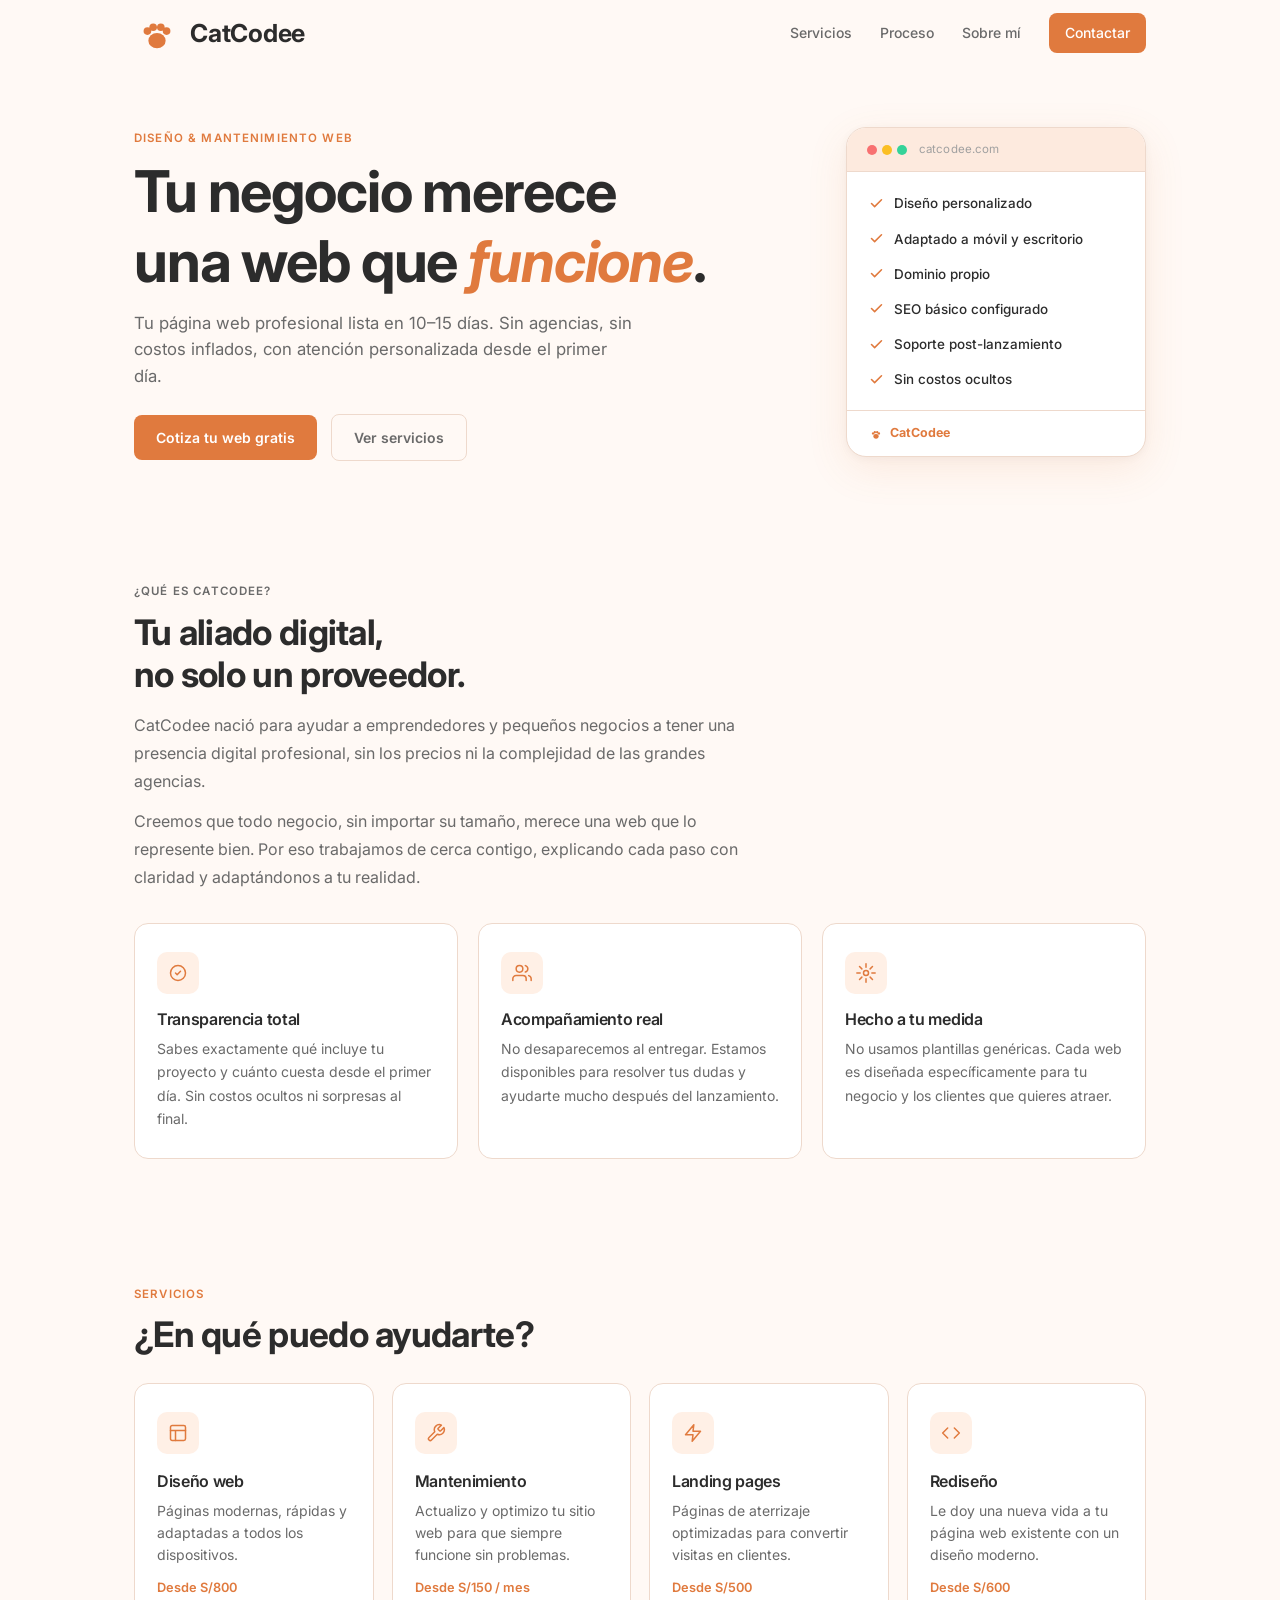
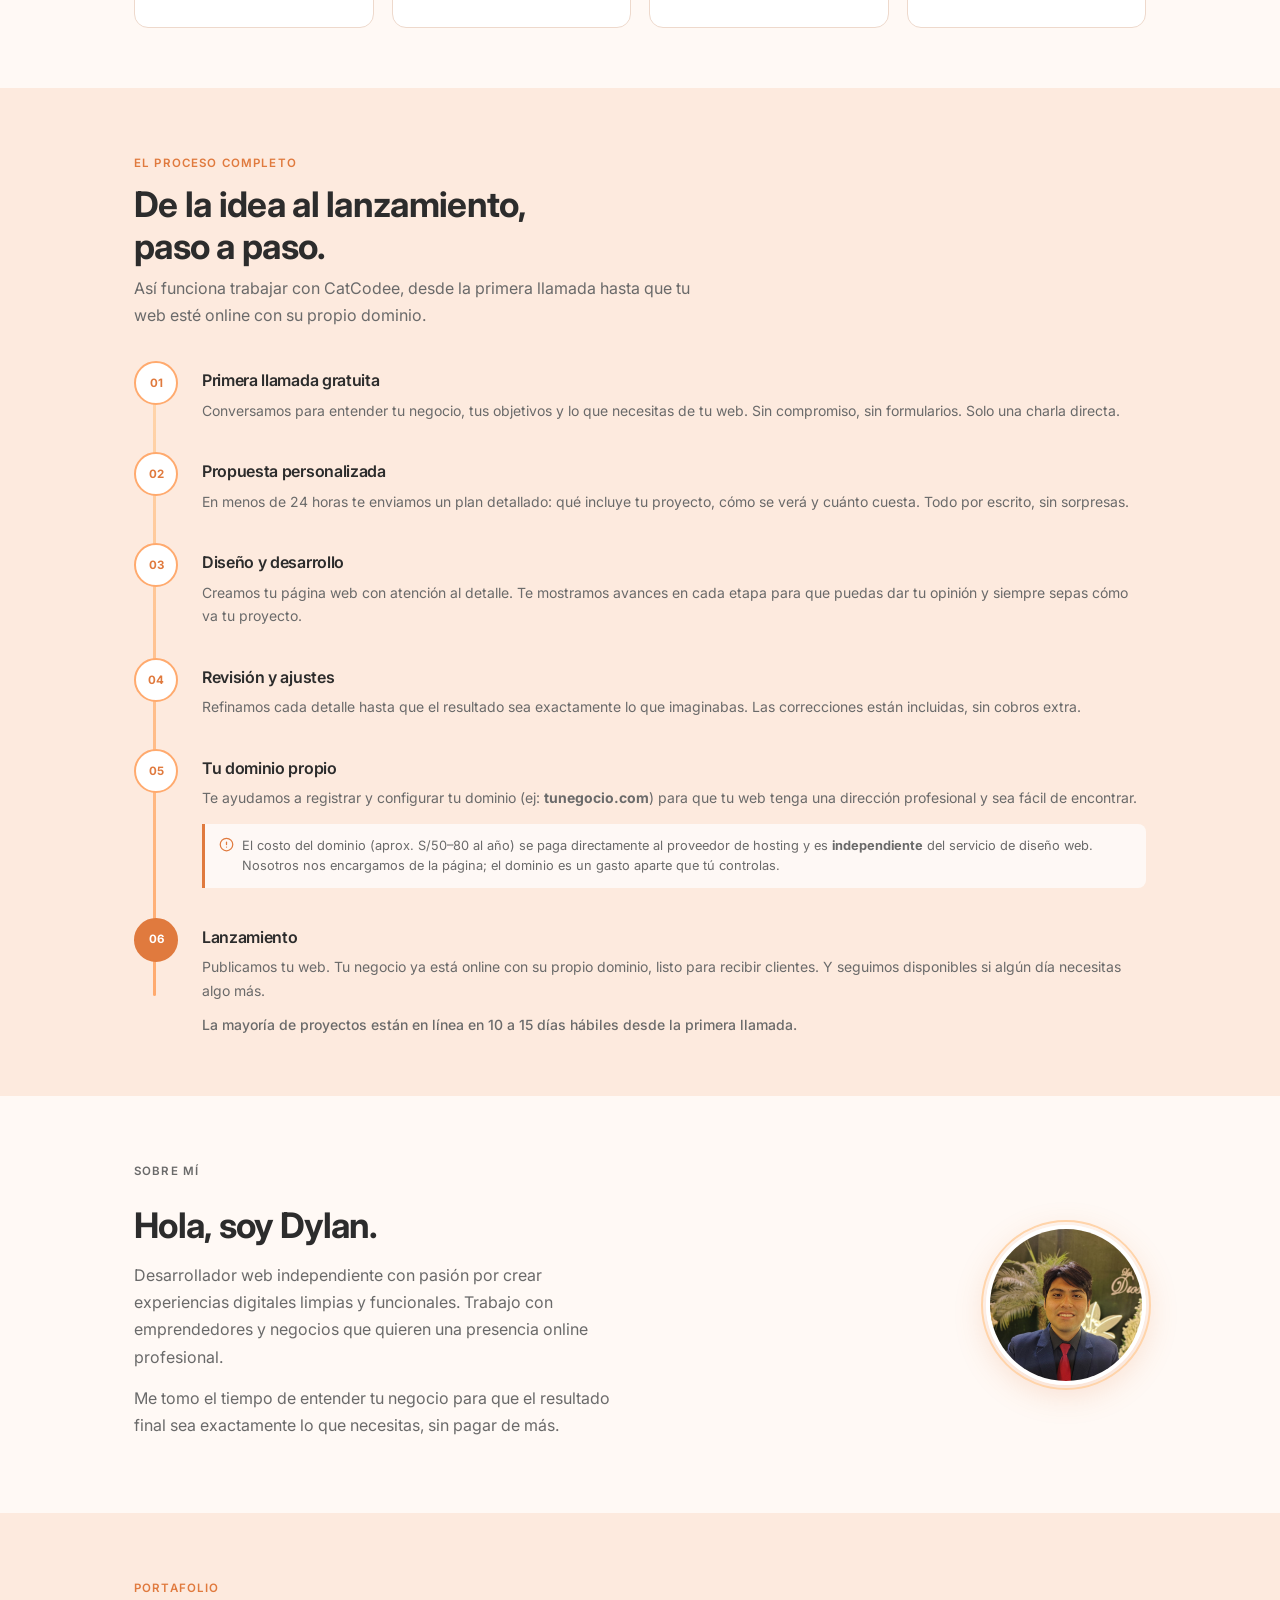
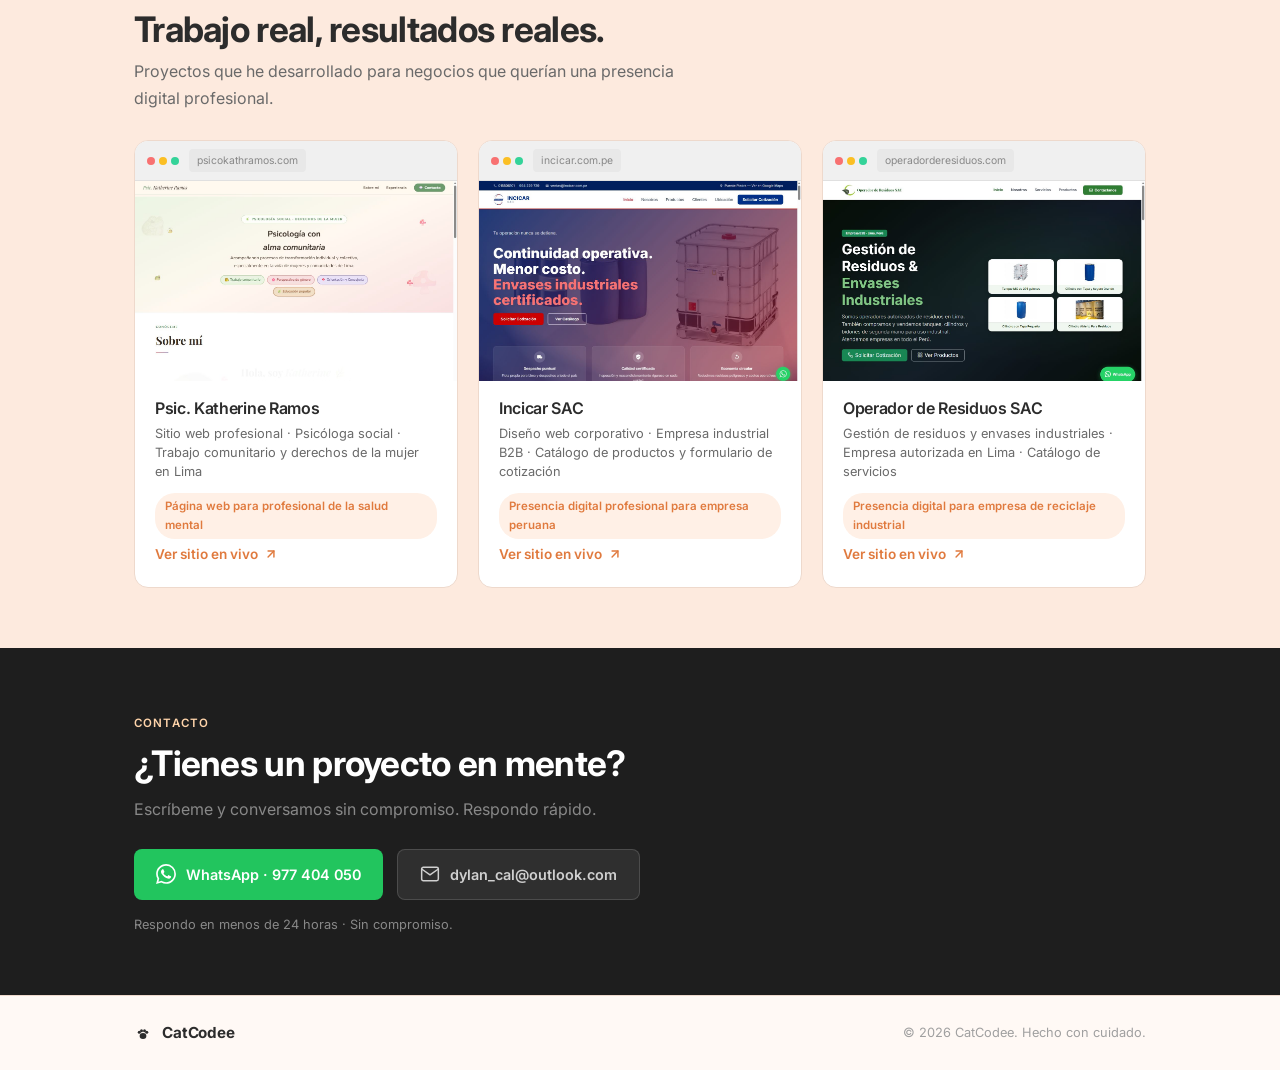
<file: index.html>
<!DOCTYPE html>
<html lang="es">
<head>
  <meta charset="UTF-8">
  <meta name="viewport" content="width=device-width, initial-scale=1.0">
  <meta name="description" content="CatCodee — Diseño y mantenimiento de páginas web profesionales para tu negocio.">
  <title>CatCodee — Diseño Web</title>
  <link rel="preconnect" href="https://fonts.googleapis.com">
  <link rel="preconnect" href="https://fonts.gstatic.com" crossorigin>
  <link href="https://fonts.googleapis.com/css2?family=Inter:ital,opsz,wght@0,14..32,300;0,14..32,400;0,14..32,500;0,14..32,600;0,14..32,700;1,14..32,400&display=swap" rel="stylesheet">
  <link rel="stylesheet" href="style.css">
</head>
<body>

  <header class="header" id="header">
    <div class="container header__inner">
      <a href="#" class="logo">
        <svg class="logo__icon" width="46" height="46" viewBox="0 0 24 24" fill="currentColor" aria-hidden="true">
          <ellipse cx="12" cy="16" rx="4.5" ry="4"/>
          <circle cx="7" cy="11" r="2"/>
          <circle cx="10" cy="9" r="2"/>
          <circle cx="14" cy="9" r="2"/>
          <circle cx="17" cy="11" r="2"/>
        </svg>
        <span>CatCodee</span>
      </a>
      <nav class="nav" id="nav">
        <a href="#servicios">Servicios</a>
        <a href="#proceso">Proceso</a>
        <a href="#sobre-mi">Sobre mí</a>
        <a href="#contacto" class="nav__cta">Contactar</a>
      </nav>
      <button class="hamburger" id="hamburger" aria-label="Abrir menú" aria-expanded="false">
        <span></span>
        <span></span>
        <span></span>
      </button>
    </div>
  </header>

  <section class="hero">
    <div class="container hero__inner">
      <div class="hero__text">
        <p class="eyebrow">Diseño &amp; mantenimiento web</p>
        <h1>Tu negocio merece<br>una web que <em>funcione</em>.</h1>
        <p class="hero__sub">Tu página web profesional lista en 10–15 días. Sin agencias, sin costos inflados, con atención personalizada desde el primer día.</p>
        <div class="hero__actions">
          <a href="#contacto" class="btn btn--primary">Cotiza tu web gratis</a>
          <a href="#servicios" class="btn btn--ghost">Ver servicios</a>
        </div>
      </div>
      <div class="hero__card" aria-hidden="true">
        <div class="hero__card-top">
          <span class="hero__card-dots"><i></i><i></i><i></i></span>
          <span class="hero__card-url">catcodee.com</span>
        </div>
        <ul class="hero__card-list">
          <li>
            <svg width="15" height="15" viewBox="0 0 24 24" fill="none" stroke="currentColor" stroke-width="2.5" stroke-linecap="round" stroke-linejoin="round"><polyline points="20 6 9 17 4 12"/></svg>
            Diseño personalizado
          </li>
          <li>
            <svg width="15" height="15" viewBox="0 0 24 24" fill="none" stroke="currentColor" stroke-width="2.5" stroke-linecap="round" stroke-linejoin="round"><polyline points="20 6 9 17 4 12"/></svg>
            Adaptado a móvil y escritorio
          </li>
          <li>
            <svg width="15" height="15" viewBox="0 0 24 24" fill="none" stroke="currentColor" stroke-width="2.5" stroke-linecap="round" stroke-linejoin="round"><polyline points="20 6 9 17 4 12"/></svg>
            Dominio propio
          </li>
          <li>
            <svg width="15" height="15" viewBox="0 0 24 24" fill="none" stroke="currentColor" stroke-width="2.5" stroke-linecap="round" stroke-linejoin="round"><polyline points="20 6 9 17 4 12"/></svg>
            SEO básico configurado
          </li>
          <li>
            <svg width="15" height="15" viewBox="0 0 24 24" fill="none" stroke="currentColor" stroke-width="2.5" stroke-linecap="round" stroke-linejoin="round"><polyline points="20 6 9 17 4 12"/></svg>
            Soporte post-lanzamiento
          </li>
          <li>
            <svg width="15" height="15" viewBox="0 0 24 24" fill="none" stroke="currentColor" stroke-width="2.5" stroke-linecap="round" stroke-linejoin="round"><polyline points="20 6 9 17 4 12"/></svg>
            Sin costos ocultos
          </li>
        </ul>
        <div class="hero__card-footer">
          <svg width="14" height="14" viewBox="0 0 24 24" fill="currentColor"><ellipse cx="12" cy="16" rx="4.5" ry="4"/><circle cx="7" cy="11" r="2"/><circle cx="10" cy="9" r="2"/><circle cx="14" cy="9" r="2"/><circle cx="17" cy="11" r="2"/></svg>
          CatCodee
        </div>
      </div>
    </div>
  </section>

  <section id="que-es" class="section brand-section">
    <div class="container">
      <div class="brand-intro">
        <p class="eyebrow">¿Qué es CatCodee?</p>
        <h2>Tu aliado digital,<br>no solo un proveedor.</h2>
        <p>CatCodee nació para ayudar a emprendedores y pequeños negocios a tener una presencia digital profesional, sin los precios ni la complejidad de las grandes agencias.</p>
        <p>Creemos que todo negocio, sin importar su tamaño, merece una web que lo represente bien. Por eso trabajamos de cerca contigo, explicando cada paso con claridad y adaptándonos a tu realidad.</p>
      </div>
      <div class="brand-values">

        <div class="brand-value">
          <div class="brand-value__icon">
            <svg width="20" height="20" viewBox="0 0 24 24" fill="none" stroke="currentColor" stroke-width="1.8" stroke-linecap="round" stroke-linejoin="round" aria-hidden="true">
              <path d="M9 12l2 2 4-4m6 2a9 9 0 11-18 0 9 9 0 0118 0z"/>
            </svg>
          </div>
          <h3>Transparencia total</h3>
          <p>Sabes exactamente qué incluye tu proyecto y cuánto cuesta desde el primer día. Sin costos ocultos ni sorpresas al final.</p>
        </div>

        <div class="brand-value">
          <div class="brand-value__icon">
            <svg width="20" height="20" viewBox="0 0 24 24" fill="none" stroke="currentColor" stroke-width="1.8" stroke-linecap="round" stroke-linejoin="round" aria-hidden="true">
              <path d="M17 21v-2a4 4 0 0 0-4-4H5a4 4 0 0 0-4 4v2"/>
              <circle cx="9" cy="7" r="4"/>
              <path d="M23 21v-2a4 4 0 0 0-3-3.87"/>
              <path d="M16 3.13a4 4 0 0 1 0 7.75"/>
            </svg>
          </div>
          <h3>Acompañamiento real</h3>
          <p>No desaparecemos al entregar. Estamos disponibles para resolver tus dudas y ayudarte mucho después del lanzamiento.</p>
        </div>

        <div class="brand-value">
          <div class="brand-value__icon">
            <svg width="20" height="20" viewBox="0 0 24 24" fill="none" stroke="currentColor" stroke-width="1.8" stroke-linecap="round" stroke-linejoin="round" aria-hidden="true">
              <circle cx="12" cy="12" r="3"/>
              <path d="M12 1v4M12 19v4M4.22 4.22l2.83 2.83M16.95 16.95l2.83 2.83M1 12h4M19 12h4M4.22 19.78l2.83-2.83M16.95 7.05l2.83-2.83"/>
            </svg>
          </div>
          <h3>Hecho a tu medida</h3>
          <p>No usamos plantillas genéricas. Cada web es diseñada específicamente para tu negocio y los clientes que quieres atraer.</p>
        </div>

      </div>
    </div>
  </section>

  <section id="servicios" class="section">
    <div class="container">
      <p class="eyebrow">Servicios</p>
      <h2>¿En qué puedo ayudarte?</h2>
      <div class="grid-4">

        <div class="card">
          <div class="card__icon">
            <svg width="20" height="20" viewBox="0 0 24 24" fill="none" stroke="currentColor" stroke-width="1.8" stroke-linecap="round" stroke-linejoin="round" aria-hidden="true">
              <rect x="3" y="3" width="18" height="18" rx="2"/>
              <path d="M3 9h18M9 21V9"/>
            </svg>
          </div>
          <h3>Diseño web</h3>
          <p>Páginas modernas, rápidas y adaptadas a todos los dispositivos.</p>
          <span class="card__price">Desde S/800</span>
        </div>

        <div class="card">
          <div class="card__icon">
            <svg width="20" height="20" viewBox="0 0 24 24" fill="none" stroke="currentColor" stroke-width="1.8" stroke-linecap="round" stroke-linejoin="round" aria-hidden="true">
              <path d="M14.7 6.3a1 1 0 0 0 0 1.4l1.6 1.6a1 1 0 0 0 1.4 0l3.77-3.77a6 6 0 0 1-7.94 7.94l-6.91 6.91a2.12 2.12 0 0 1-3-3l6.91-6.91a6 6 0 0 1 7.94-7.94l-3.76 3.76z"/>
            </svg>
          </div>
          <h3>Mantenimiento</h3>
          <p>Actualizo y optimizo tu sitio web para que siempre funcione sin problemas.</p>
          <span class="card__price">Desde S/150 / mes</span>
        </div>

        <div class="card">
          <div class="card__icon">
            <svg width="20" height="20" viewBox="0 0 24 24" fill="none" stroke="currentColor" stroke-width="1.8" stroke-linecap="round" stroke-linejoin="round" aria-hidden="true">
              <path d="M13 2L3 14h9l-1 8 10-12h-9l1-8z"/>
            </svg>
          </div>
          <h3>Landing pages</h3>
          <p>Páginas de aterrizaje optimizadas para convertir visitas en clientes.</p>
          <span class="card__price">Desde S/500</span>
        </div>

        <div class="card">
          <div class="card__icon">
            <svg width="20" height="20" viewBox="0 0 24 24" fill="none" stroke="currentColor" stroke-width="1.8" stroke-linecap="round" stroke-linejoin="round" aria-hidden="true">
              <polyline points="16 18 22 12 16 6"/>
              <polyline points="8 6 2 12 8 18"/>
            </svg>
          </div>
          <h3>Rediseño</h3>
          <p>Le doy una nueva vida a tu página web existente con un diseño moderno.</p>
          <span class="card__price">Desde S/600</span>
        </div>

      </div>
    </div>
  </section>

  <section id="proceso" class="section section--alt">
    <div class="container">
      <p class="eyebrow">El proceso completo</p>
      <h2>De la idea al lanzamiento,<br>paso a paso.</h2>
      <p class="section__lead">Así funciona trabajar con CatCodee, desde la primera llamada hasta que tu web esté online con su propio dominio.</p>
      <div class="timeline">

        <div class="tl-item">
          <div class="tl-dot">01</div>
          <div class="tl-content">
            <h3>Primera llamada gratuita</h3>
            <p>Conversamos para entender tu negocio, tus objetivos y lo que necesitas de tu web. Sin compromiso, sin formularios. Solo una charla directa.</p>
          </div>
        </div>

        <div class="tl-item">
          <div class="tl-dot">02</div>
          <div class="tl-content">
            <h3>Propuesta personalizada</h3>
            <p>En menos de 24 horas te enviamos un plan detallado: qué incluye tu proyecto, cómo se verá y cuánto cuesta. Todo por escrito, sin sorpresas.</p>
          </div>
        </div>

        <div class="tl-item">
          <div class="tl-dot">03</div>
          <div class="tl-content">
            <h3>Diseño y desarrollo</h3>
            <p>Creamos tu página web con atención al detalle. Te mostramos avances en cada etapa para que puedas dar tu opinión y siempre sepas cómo va tu proyecto.</p>
          </div>
        </div>

        <div class="tl-item">
          <div class="tl-dot">04</div>
          <div class="tl-content">
            <h3>Revisión y ajustes</h3>
            <p>Refinamos cada detalle hasta que el resultado sea exactamente lo que imaginabas. Las correcciones están incluidas, sin cobros extra.</p>
          </div>
        </div>

        <div class="tl-item">
          <div class="tl-dot">05</div>
          <div class="tl-content">
            <h3>Tu dominio propio</h3>
            <p>Te ayudamos a registrar y configurar tu dominio (ej: <strong>tunegocio.com</strong>) para que tu web tenga una dirección profesional y sea fácil de encontrar.</p>
            <div class="tl-note">
              <svg width="15" height="15" viewBox="0 0 24 24" fill="none" stroke="currentColor" stroke-width="2" stroke-linecap="round" stroke-linejoin="round" aria-hidden="true"><circle cx="12" cy="12" r="10"/><line x1="12" y1="8" x2="12" y2="12"/><line x1="12" y1="16" x2="12.01" y2="16"/></svg>
              <span>El costo del dominio (aprox. S/50–80 al año) se paga directamente al proveedor de hosting y es <strong>independiente</strong> del servicio de diseño web. Nosotros nos encargamos de la página; el dominio es un gasto aparte que tú controlas.</span>
            </div>
          </div>
        </div>

        <div class="tl-item tl-item--final">
          <div class="tl-dot tl-dot--final">06</div>
          <div class="tl-content">
            <h3>Lanzamiento</h3>
            <p>Publicamos tu web. Tu negocio ya está online con su propio dominio, listo para recibir clientes. Y seguimos disponibles si algún día necesitas algo más.</p>
            <p class="tl-time-note">La mayoría de proyectos están en línea en 10 a 15 días hábiles desde la primera llamada.</p>
          </div>
        </div>

      </div>
    </div>
  </section>

  <section id="sobre-mi" class="section">
    <div class="container about">
      <div class="about__text">
        <p class="eyebrow">Sobre mí</p>
        <h2>Hola, soy Dylan.</h2>
        <p>Desarrollador web independiente con pasión por crear experiencias digitales limpias y funcionales. Trabajo con emprendedores y negocios que quieren una presencia online profesional.</p>
        <p>Me tomo el tiempo de entender tu negocio para que el resultado final sea exactamente lo que necesitas, sin pagar de más.</p>
      </div>
      <div class="about__avatar">
        <img src="foto.jpeg" alt="Dylan Carbajal — CatCodee" class="about__photo">
      </div>
    </div>
  </section>


  <section id="portfolio" class="section section--alt">
    <div class="container">
      <p class="eyebrow">Portafolio</p>
      <h2>Trabajo real, resultados reales.</h2>
      <p class="section__lead">Proyectos que he desarrollado para negocios que querían una presencia digital profesional.</p>
      <div class="portfolio-grid--3">

        <div class="pf-card">
          <div class="pf-mock__bar">
            <span class="pf-mock__dots"><i></i><i></i><i></i></span>
            <span class="pf-mock__url">psicokathramos.com</span>
          </div>
          <div class="pf-img-wrap">
            <img src="psicokathramos-preview.jpg" loading="lazy" alt="Vista previa del sitio web de Psic. Katherine Ramos">
          </div>
          <div class="pf-info">
            <h3>Psic. Katherine Ramos</h3>
            <p>Sitio web profesional · Psicóloga social · Trabajo comunitario y derechos de la mujer en Lima</p>
            <span class="pf-tag">Página web para profesional de la salud mental</span>
            <a href="https://catcodesss.github.io/psicokathramos/" target="_blank" rel="noopener noreferrer" class="pf-link">
              Ver sitio en vivo
              <svg width="14" height="14" viewBox="0 0 24 24" fill="none" stroke="currentColor" stroke-width="2.5" stroke-linecap="round" stroke-linejoin="round" aria-hidden="true"><line x1="7" y1="17" x2="17" y2="7"/><polyline points="7 7 17 7 17 17"/></svg>
            </a>
          </div>
        </div>

        <div class="pf-card">
          <div class="pf-mock__bar">
            <span class="pf-mock__dots"><i></i><i></i><i></i></span>
            <span class="pf-mock__url">incicar.com.pe</span>
          </div>
          <div class="pf-img-wrap">
            <img src="incicar-github-preview.jpg" loading="lazy" alt="Vista previa del sitio web de Incicar SAC">
          </div>
          <div class="pf-info">
            <h3>Incicar SAC</h3>
            <p>Diseño web corporativo · Empresa industrial B2B · Catálogo de productos y formulario de cotización</p>
            <span class="pf-tag">Presencia digital profesional para empresa peruana</span>
            <a href="https://catcodesss.github.io/incicar/" target="_blank" rel="noopener noreferrer" class="pf-link">
              Ver sitio en vivo
              <svg width="14" height="14" viewBox="0 0 24 24" fill="none" stroke="currentColor" stroke-width="2.5" stroke-linecap="round" stroke-linejoin="round" aria-hidden="true"><line x1="7" y1="17" x2="17" y2="7"/><polyline points="7 7 17 7 17 17"/></svg>
            </a>
          </div>
        </div>

        <div class="pf-card">
          <div class="pf-mock__bar">
            <span class="pf-mock__dots"><i></i><i></i><i></i></span>
            <span class="pf-mock__url">operadorderesiduos.com</span>
          </div>
          <div class="pf-img-wrap">
            <img src="operador-preview.jpg" loading="lazy" alt="Vista previa del sitio web de Operador de Residuos SAC">
          </div>
          <div class="pf-info">
            <h3>Operador de Residuos SAC</h3>
            <p>Gestión de residuos y envases industriales · Empresa autorizada en Lima · Catálogo de servicios</p>
            <span class="pf-tag">Presencia digital para empresa de reciclaje industrial</span>
            <a href="https://catcodesss.github.io/operador/" target="_blank" rel="noopener noreferrer" class="pf-link">
              Ver sitio en vivo
              <svg width="14" height="14" viewBox="0 0 24 24" fill="none" stroke="currentColor" stroke-width="2.5" stroke-linecap="round" stroke-linejoin="round" aria-hidden="true"><line x1="7" y1="17" x2="17" y2="7"/><polyline points="7 7 17 7 17 17"/></svg>
            </a>
          </div>
        </div>

      </div>
    </div>
  </section>

  <section id="contacto" class="section section--dark">
    <div class="container">
      <p class="eyebrow eyebrow--light">Contacto</p>
      <h2>¿Tienes un proyecto en mente?</h2>
      <p class="contact__sub">Escríbeme y conversamos sin compromiso. Respondo rápido.</p>
      <div class="contact__buttons">
        <a href="https://wa.me/51977404050" target="_blank" rel="noopener noreferrer" class="contact__btn contact__btn--wa">
          <svg width="20" height="20" viewBox="0 0 24 24" fill="currentColor" aria-hidden="true">
            <path d="M17.472 14.382c-.297-.149-1.758-.867-2.03-.967-.273-.099-.471-.148-.67.15-.197.297-.767.966-.94 1.164-.173.199-.347.223-.644.075-.297-.15-1.255-.463-2.39-1.475-.883-.788-1.48-1.761-1.653-2.059-.173-.297-.018-.458.13-.606.134-.133.298-.347.446-.52.149-.174.198-.298.298-.497.099-.198.05-.371-.025-.52-.075-.149-.669-1.612-.916-2.207-.242-.579-.487-.5-.669-.51-.173-.008-.371-.01-.57-.01-.198 0-.52.074-.792.372-.272.297-1.04 1.016-1.04 2.479 0 1.462 1.065 2.875 1.213 3.074.149.198 2.096 3.2 5.077 4.487.709.306 1.262.489 1.694.625.712.227 1.36.195 1.871.118.571-.085 1.758-.719 2.006-1.413.248-.694.248-1.289.173-1.413-.074-.124-.272-.198-.57-.347m-5.421 7.403h-.004a9.87 9.87 0 01-5.031-1.378l-.361-.214-3.741.982.998-3.648-.235-.374a9.86 9.86 0 01-1.51-5.26c.001-5.45 4.436-9.884 9.888-9.884 2.64 0 5.122 1.03 6.988 2.898a9.825 9.825 0 012.893 6.994c-.003 5.45-4.437 9.884-9.885 9.884m8.413-18.297A11.815 11.815 0 0012.05 0C5.495 0 .16 5.335.157 11.892c0 2.096.547 4.142 1.588 5.945L.057 24l6.305-1.654a11.882 11.882 0 005.683 1.448h.005c6.554 0 11.89-5.335 11.893-11.893a11.821 11.821 0 00-3.48-8.413z"/>
          </svg>
          WhatsApp · 977 404 050
        </a>
        <a href="mailto:dylan_cal@outlook.com" class="contact__btn contact__btn--email">
          <svg width="20" height="20" viewBox="0 0 24 24" fill="none" stroke="currentColor" stroke-width="1.8" stroke-linecap="round" stroke-linejoin="round" aria-hidden="true">
            <path d="M4 4h16c1.1 0 2 .9 2 2v12c0 1.1-.9 2-2 2H4c-1.1 0-2-.9-2-2V6c0-1.1.9-2 2-2z"/>
            <polyline points="22,6 12,13 2,6"/>
          </svg>
          dylan_cal@outlook.com
        </a>
      </div>
      <p class="contact__note">Respondo en menos de 24 horas · Sin compromiso.</p>
    </div>
  </section>

  <footer class="footer">
    <div class="container footer__inner">
      <a href="#" class="logo logo--sm">
        <svg width="18" height="18" viewBox="0 0 24 24" fill="currentColor" aria-hidden="true">
          <ellipse cx="12" cy="16" rx="4.5" ry="4"/>
          <circle cx="7" cy="11" r="2"/>
          <circle cx="10" cy="9" r="2"/>
          <circle cx="14" cy="9" r="2"/>
          <circle cx="17" cy="11" r="2"/>
        </svg>
        CatCodee
      </a>
      <p class="footer__copy">© 2026 CatCodee. Hecho con cuidado.</p>
    </div>
  </footer>

  <script src="script.js"></script>
</body>
</html>
</file>
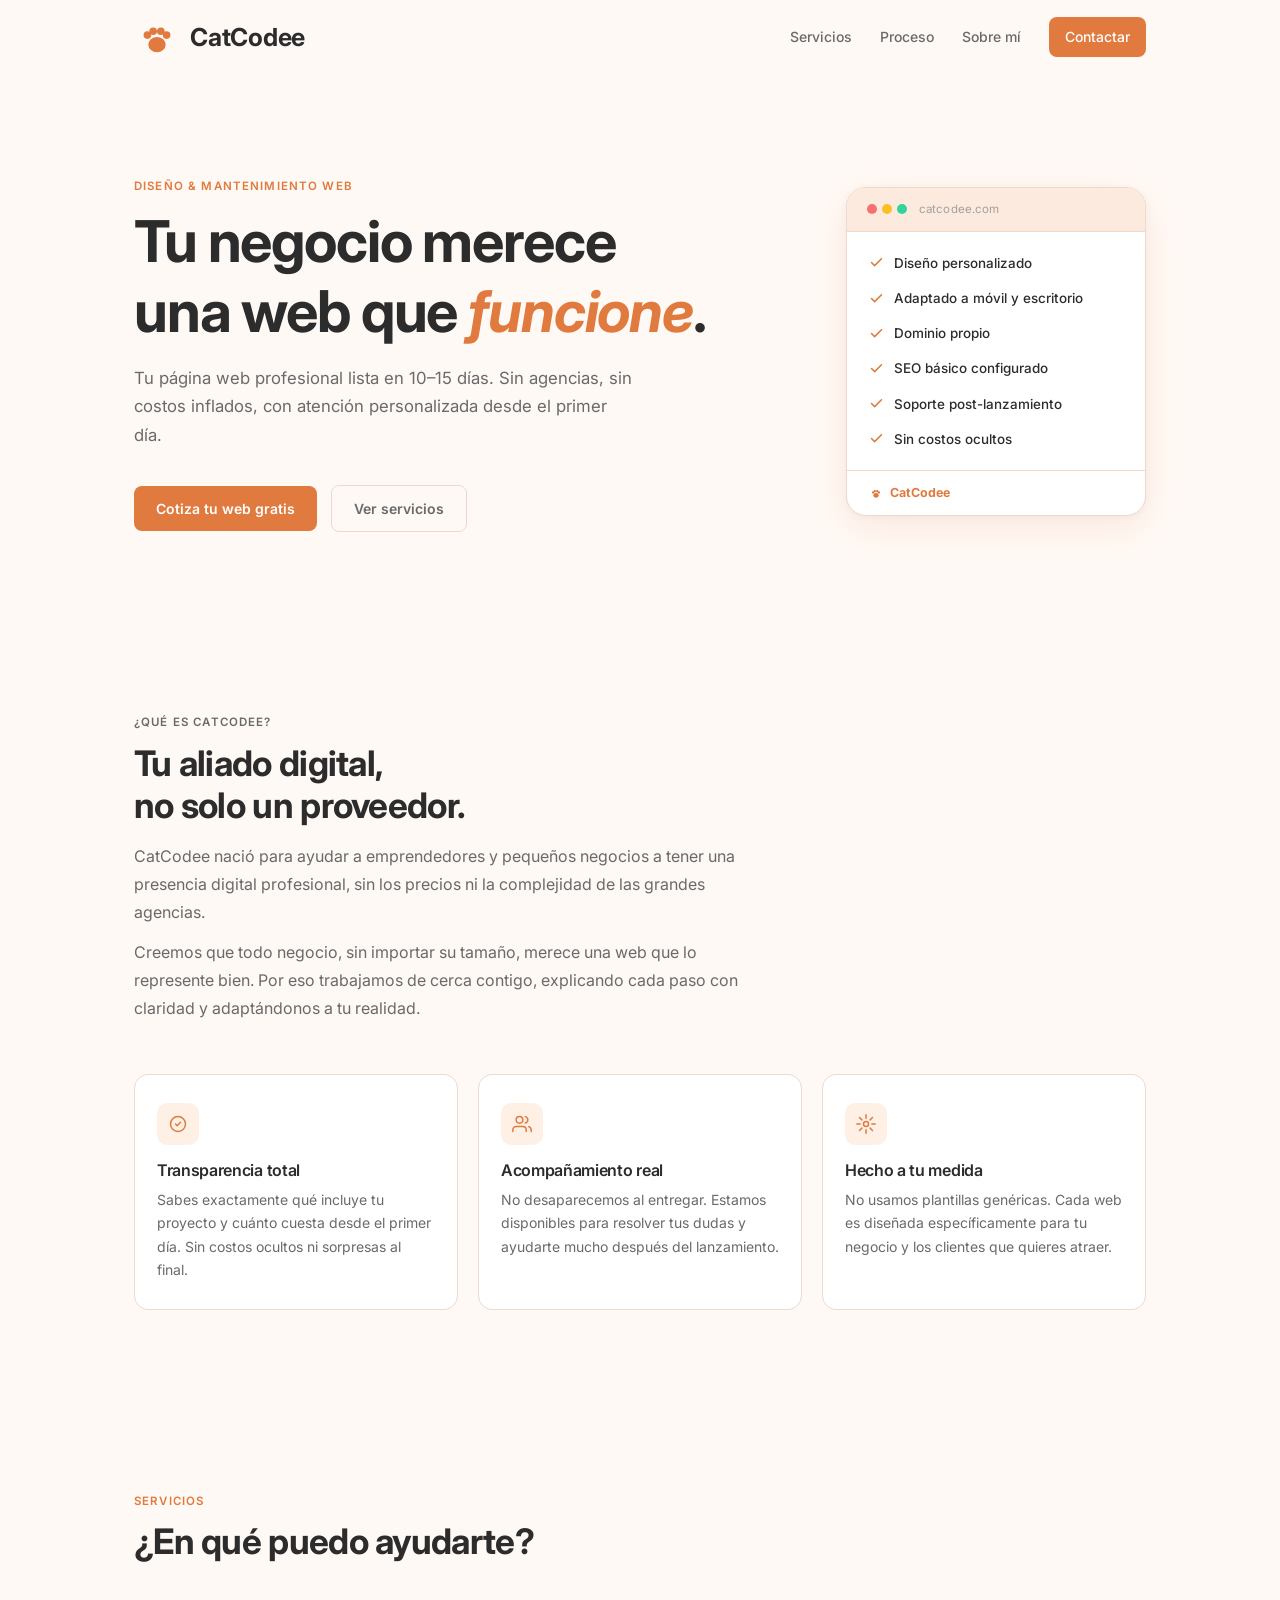
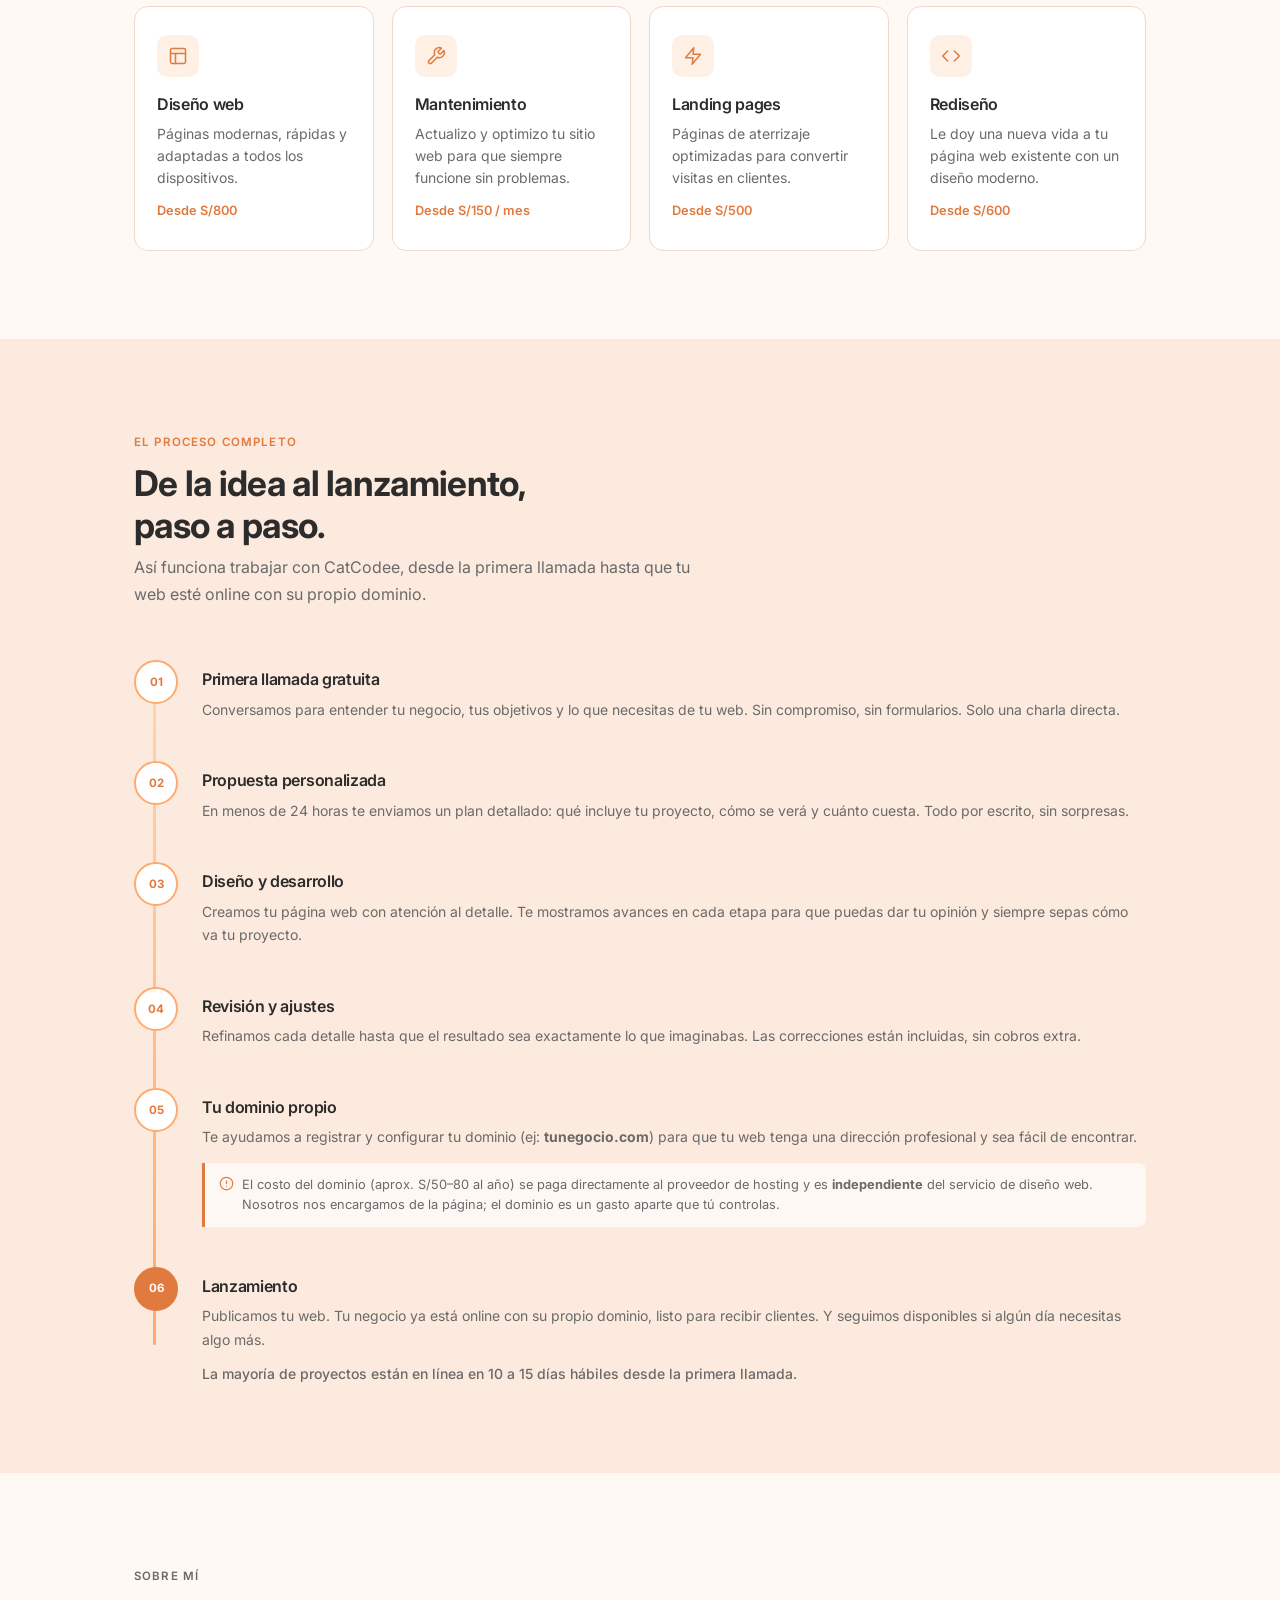
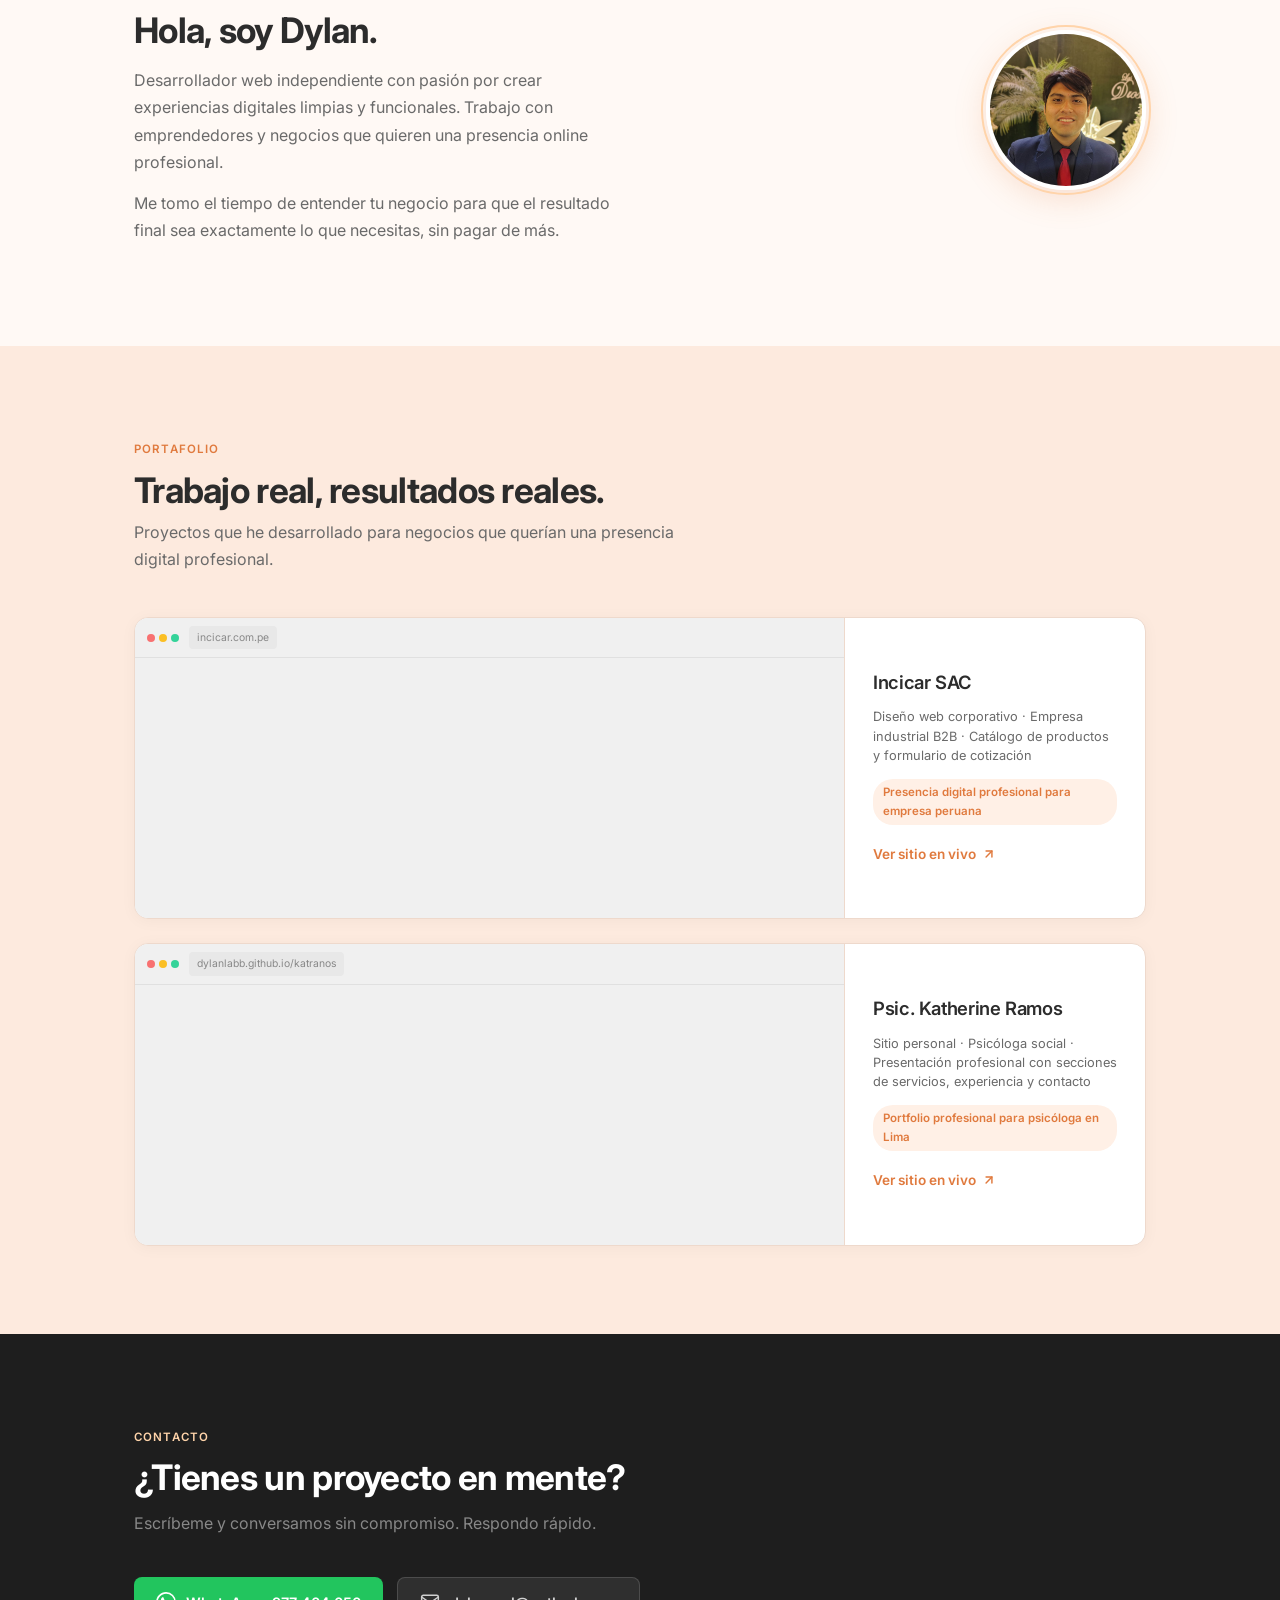
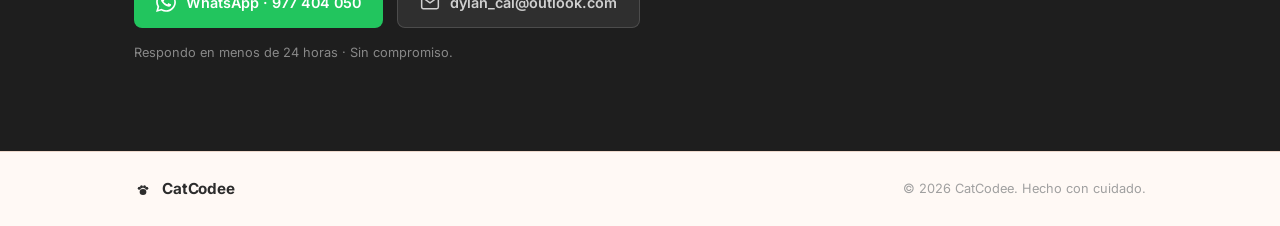
<file: MYPAGE/index.html>
<!DOCTYPE html>
<html lang="es">
<head>
  <meta charset="UTF-8">
  <meta name="viewport" content="width=device-width, initial-scale=1.0">
  <meta name="description" content="CatCodee — Diseño y mantenimiento de páginas web profesionales para tu negocio.">
  <title>CatCodee — Diseño Web</title>
  <link rel="preconnect" href="https://fonts.googleapis.com">
  <link rel="preconnect" href="https://fonts.gstatic.com" crossorigin>
  <link href="https://fonts.googleapis.com/css2?family=Inter:ital,opsz,wght@0,14..32,300;0,14..32,400;0,14..32,500;0,14..32,600;0,14..32,700;1,14..32,400&display=swap" rel="stylesheet">
  <link rel="stylesheet" href="style.css">
</head>
<body>

  <header class="header" id="header">
    <div class="container header__inner">
      <a href="#" class="logo">
        <svg class="logo__icon" width="46" height="46" viewBox="0 0 24 24" fill="currentColor" aria-hidden="true">
          <ellipse cx="12" cy="16" rx="4.5" ry="4"/>
          <circle cx="7" cy="11" r="2"/>
          <circle cx="10" cy="9" r="2"/>
          <circle cx="14" cy="9" r="2"/>
          <circle cx="17" cy="11" r="2"/>
        </svg>
        <span>CatCodee</span>
      </a>
      <nav class="nav" id="nav">
        <a href="#servicios">Servicios</a>
        <a href="#proceso">Proceso</a>
        <a href="#sobre-mi">Sobre mí</a>
        <a href="#contacto" class="nav__cta">Contactar</a>
      </nav>
      <button class="hamburger" id="hamburger" aria-label="Abrir menú" aria-expanded="false">
        <span></span>
        <span></span>
        <span></span>
      </button>
    </div>
  </header>

  <section class="hero">
    <div class="container hero__inner">
      <div class="hero__text">
        <p class="eyebrow">Diseño &amp; mantenimiento web</p>
        <h1>Tu negocio merece<br>una web que <em>funcione</em>.</h1>
        <p class="hero__sub">Tu página web profesional lista en 10–15 días. Sin agencias, sin costos inflados, con atención personalizada desde el primer día.</p>
        <div class="hero__actions">
          <a href="#contacto" class="btn btn--primary">Cotiza tu web gratis</a>
          <a href="#servicios" class="btn btn--ghost">Ver servicios</a>
        </div>
      </div>
      <div class="hero__card" aria-hidden="true">
        <div class="hero__card-top">
          <span class="hero__card-dots"><i></i><i></i><i></i></span>
          <span class="hero__card-url">catcodee.com</span>
        </div>
        <ul class="hero__card-list">
          <li>
            <svg width="15" height="15" viewBox="0 0 24 24" fill="none" stroke="currentColor" stroke-width="2.5" stroke-linecap="round" stroke-linejoin="round"><polyline points="20 6 9 17 4 12"/></svg>
            Diseño personalizado
          </li>
          <li>
            <svg width="15" height="15" viewBox="0 0 24 24" fill="none" stroke="currentColor" stroke-width="2.5" stroke-linecap="round" stroke-linejoin="round"><polyline points="20 6 9 17 4 12"/></svg>
            Adaptado a móvil y escritorio
          </li>
          <li>
            <svg width="15" height="15" viewBox="0 0 24 24" fill="none" stroke="currentColor" stroke-width="2.5" stroke-linecap="round" stroke-linejoin="round"><polyline points="20 6 9 17 4 12"/></svg>
            Dominio propio
          </li>
          <li>
            <svg width="15" height="15" viewBox="0 0 24 24" fill="none" stroke="currentColor" stroke-width="2.5" stroke-linecap="round" stroke-linejoin="round"><polyline points="20 6 9 17 4 12"/></svg>
            SEO básico configurado
          </li>
          <li>
            <svg width="15" height="15" viewBox="0 0 24 24" fill="none" stroke="currentColor" stroke-width="2.5" stroke-linecap="round" stroke-linejoin="round"><polyline points="20 6 9 17 4 12"/></svg>
            Soporte post-lanzamiento
          </li>
          <li>
            <svg width="15" height="15" viewBox="0 0 24 24" fill="none" stroke="currentColor" stroke-width="2.5" stroke-linecap="round" stroke-linejoin="round"><polyline points="20 6 9 17 4 12"/></svg>
            Sin costos ocultos
          </li>
        </ul>
        <div class="hero__card-footer">
          <svg width="14" height="14" viewBox="0 0 24 24" fill="currentColor"><ellipse cx="12" cy="16" rx="4.5" ry="4"/><circle cx="7" cy="11" r="2"/><circle cx="10" cy="9" r="2"/><circle cx="14" cy="9" r="2"/><circle cx="17" cy="11" r="2"/></svg>
          CatCodee
        </div>
      </div>
    </div>
  </section>

  <section id="que-es" class="section brand-section">
    <div class="container">
      <div class="brand-intro">
        <p class="eyebrow">¿Qué es CatCodee?</p>
        <h2>Tu aliado digital,<br>no solo un proveedor.</h2>
        <p>CatCodee nació para ayudar a emprendedores y pequeños negocios a tener una presencia digital profesional, sin los precios ni la complejidad de las grandes agencias.</p>
        <p>Creemos que todo negocio, sin importar su tamaño, merece una web que lo represente bien. Por eso trabajamos de cerca contigo, explicando cada paso con claridad y adaptándonos a tu realidad.</p>
      </div>
      <div class="brand-values">

        <div class="brand-value">
          <div class="brand-value__icon">
            <svg width="20" height="20" viewBox="0 0 24 24" fill="none" stroke="currentColor" stroke-width="1.8" stroke-linecap="round" stroke-linejoin="round" aria-hidden="true">
              <path d="M9 12l2 2 4-4m6 2a9 9 0 11-18 0 9 9 0 0118 0z"/>
            </svg>
          </div>
          <h3>Transparencia total</h3>
          <p>Sabes exactamente qué incluye tu proyecto y cuánto cuesta desde el primer día. Sin costos ocultos ni sorpresas al final.</p>
        </div>

        <div class="brand-value">
          <div class="brand-value__icon">
            <svg width="20" height="20" viewBox="0 0 24 24" fill="none" stroke="currentColor" stroke-width="1.8" stroke-linecap="round" stroke-linejoin="round" aria-hidden="true">
              <path d="M17 21v-2a4 4 0 0 0-4-4H5a4 4 0 0 0-4 4v2"/>
              <circle cx="9" cy="7" r="4"/>
              <path d="M23 21v-2a4 4 0 0 0-3-3.87"/>
              <path d="M16 3.13a4 4 0 0 1 0 7.75"/>
            </svg>
          </div>
          <h3>Acompañamiento real</h3>
          <p>No desaparecemos al entregar. Estamos disponibles para resolver tus dudas y ayudarte mucho después del lanzamiento.</p>
        </div>

        <div class="brand-value">
          <div class="brand-value__icon">
            <svg width="20" height="20" viewBox="0 0 24 24" fill="none" stroke="currentColor" stroke-width="1.8" stroke-linecap="round" stroke-linejoin="round" aria-hidden="true">
              <circle cx="12" cy="12" r="3"/>
              <path d="M12 1v4M12 19v4M4.22 4.22l2.83 2.83M16.95 16.95l2.83 2.83M1 12h4M19 12h4M4.22 19.78l2.83-2.83M16.95 7.05l2.83-2.83"/>
            </svg>
          </div>
          <h3>Hecho a tu medida</h3>
          <p>No usamos plantillas genéricas. Cada web es diseñada específicamente para tu negocio y los clientes que quieres atraer.</p>
        </div>

      </div>
    </div>
  </section>

  <section id="servicios" class="section">
    <div class="container">
      <p class="eyebrow">Servicios</p>
      <h2>¿En qué puedo ayudarte?</h2>
      <div class="grid-4">

        <div class="card">
          <div class="card__icon">
            <svg width="20" height="20" viewBox="0 0 24 24" fill="none" stroke="currentColor" stroke-width="1.8" stroke-linecap="round" stroke-linejoin="round" aria-hidden="true">
              <rect x="3" y="3" width="18" height="18" rx="2"/>
              <path d="M3 9h18M9 21V9"/>
            </svg>
          </div>
          <h3>Diseño web</h3>
          <p>Páginas modernas, rápidas y adaptadas a todos los dispositivos.</p>
          <span class="card__price">Desde S/800</span>
        </div>

        <div class="card">
          <div class="card__icon">
            <svg width="20" height="20" viewBox="0 0 24 24" fill="none" stroke="currentColor" stroke-width="1.8" stroke-linecap="round" stroke-linejoin="round" aria-hidden="true">
              <path d="M14.7 6.3a1 1 0 0 0 0 1.4l1.6 1.6a1 1 0 0 0 1.4 0l3.77-3.77a6 6 0 0 1-7.94 7.94l-6.91 6.91a2.12 2.12 0 0 1-3-3l6.91-6.91a6 6 0 0 1 7.94-7.94l-3.76 3.76z"/>
            </svg>
          </div>
          <h3>Mantenimiento</h3>
          <p>Actualizo y optimizo tu sitio web para que siempre funcione sin problemas.</p>
          <span class="card__price">Desde S/150 / mes</span>
        </div>

        <div class="card">
          <div class="card__icon">
            <svg width="20" height="20" viewBox="0 0 24 24" fill="none" stroke="currentColor" stroke-width="1.8" stroke-linecap="round" stroke-linejoin="round" aria-hidden="true">
              <path d="M13 2L3 14h9l-1 8 10-12h-9l1-8z"/>
            </svg>
          </div>
          <h3>Landing pages</h3>
          <p>Páginas de aterrizaje optimizadas para convertir visitas en clientes.</p>
          <span class="card__price">Desde S/500</span>
        </div>

        <div class="card">
          <div class="card__icon">
            <svg width="20" height="20" viewBox="0 0 24 24" fill="none" stroke="currentColor" stroke-width="1.8" stroke-linecap="round" stroke-linejoin="round" aria-hidden="true">
              <polyline points="16 18 22 12 16 6"/>
              <polyline points="8 6 2 12 8 18"/>
            </svg>
          </div>
          <h3>Rediseño</h3>
          <p>Le doy una nueva vida a tu página web existente con un diseño moderno.</p>
          <span class="card__price">Desde S/600</span>
        </div>

      </div>
    </div>
  </section>

  <section id="proceso" class="section section--alt">
    <div class="container">
      <p class="eyebrow">El proceso completo</p>
      <h2>De la idea al lanzamiento,<br>paso a paso.</h2>
      <p class="section__lead">Así funciona trabajar con CatCodee, desde la primera llamada hasta que tu web esté online con su propio dominio.</p>
      <div class="timeline">

        <div class="tl-item">
          <div class="tl-dot">01</div>
          <div class="tl-content">
            <h3>Primera llamada gratuita</h3>
            <p>Conversamos para entender tu negocio, tus objetivos y lo que necesitas de tu web. Sin compromiso, sin formularios. Solo una charla directa.</p>
          </div>
        </div>

        <div class="tl-item">
          <div class="tl-dot">02</div>
          <div class="tl-content">
            <h3>Propuesta personalizada</h3>
            <p>En menos de 24 horas te enviamos un plan detallado: qué incluye tu proyecto, cómo se verá y cuánto cuesta. Todo por escrito, sin sorpresas.</p>
          </div>
        </div>

        <div class="tl-item">
          <div class="tl-dot">03</div>
          <div class="tl-content">
            <h3>Diseño y desarrollo</h3>
            <p>Creamos tu página web con atención al detalle. Te mostramos avances en cada etapa para que puedas dar tu opinión y siempre sepas cómo va tu proyecto.</p>
          </div>
        </div>

        <div class="tl-item">
          <div class="tl-dot">04</div>
          <div class="tl-content">
            <h3>Revisión y ajustes</h3>
            <p>Refinamos cada detalle hasta que el resultado sea exactamente lo que imaginabas. Las correcciones están incluidas, sin cobros extra.</p>
          </div>
        </div>

        <div class="tl-item">
          <div class="tl-dot">05</div>
          <div class="tl-content">
            <h3>Tu dominio propio</h3>
            <p>Te ayudamos a registrar y configurar tu dominio (ej: <strong>tunegocio.com</strong>) para que tu web tenga una dirección profesional y sea fácil de encontrar.</p>
            <div class="tl-note">
              <svg width="15" height="15" viewBox="0 0 24 24" fill="none" stroke="currentColor" stroke-width="2" stroke-linecap="round" stroke-linejoin="round" aria-hidden="true"><circle cx="12" cy="12" r="10"/><line x1="12" y1="8" x2="12" y2="12"/><line x1="12" y1="16" x2="12.01" y2="16"/></svg>
              <span>El costo del dominio (aprox. S/50–80 al año) se paga directamente al proveedor de hosting y es <strong>independiente</strong> del servicio de diseño web. Nosotros nos encargamos de la página; el dominio es un gasto aparte que tú controlas.</span>
            </div>
          </div>
        </div>

        <div class="tl-item tl-item--final">
          <div class="tl-dot tl-dot--final">06</div>
          <div class="tl-content">
            <h3>Lanzamiento</h3>
            <p>Publicamos tu web. Tu negocio ya está online con su propio dominio, listo para recibir clientes. Y seguimos disponibles si algún día necesitas algo más.</p>
            <p class="tl-time-note">La mayoría de proyectos están en línea en 10 a 15 días hábiles desde la primera llamada.</p>
          </div>
        </div>

      </div>
    </div>
  </section>

  <section id="sobre-mi" class="section">
    <div class="container about">
      <div class="about__text">
        <p class="eyebrow">Sobre mí</p>
        <h2>Hola, soy Dylan.</h2>
        <p>Desarrollador web independiente con pasión por crear experiencias digitales limpias y funcionales. Trabajo con emprendedores y negocios que quieren una presencia online profesional.</p>
        <p>Me tomo el tiempo de entender tu negocio para que el resultado final sea exactamente lo que necesitas, sin pagar de más.</p>
      </div>
      <div class="about__avatar">
        <img src="foto.jpeg" alt="Dylan Carbajal — CatCodee" class="about__photo">
      </div>
    </div>
  </section>


  <section id="portfolio" class="section section--alt">
    <div class="container">
      <p class="eyebrow">Portafolio</p>
      <h2>Trabajo real, resultados reales.</h2>
      <p class="section__lead">Proyectos que he desarrollado para negocios que querían una presencia digital profesional.</p>
      <div class="portfolio-list">

        <div class="pf-card pf-card--wide">
          <div class="pf-preview">
            <div class="pf-mock__bar">
              <span class="pf-mock__dots"><i></i><i></i><i></i></span>
              <span class="pf-mock__url">incicar.com.pe</span>
            </div>
            <div class="pf-iframe-wrap">
              <iframe
                src="https://creative-wisp-ab59ee.netlify.app/"
                class="pf-iframe"
                scrolling="no"
                loading="lazy"
                title="Vista previa Incicar SAC"
                tabindex="-1"></iframe>
            </div>
          </div>
          <div class="pf-info">
            <h3>Incicar SAC</h3>
            <p>Diseño web corporativo · Empresa industrial B2B · Catálogo de productos y formulario de cotización</p>
            <span class="pf-tag">Presencia digital profesional para empresa peruana</span>
            <a href="https://creative-wisp-ab59ee.netlify.app/" target="_blank" rel="noopener noreferrer" class="pf-link">
              Ver sitio en vivo
              <svg width="14" height="14" viewBox="0 0 24 24" fill="none" stroke="currentColor" stroke-width="2.5" stroke-linecap="round" stroke-linejoin="round" aria-hidden="true"><line x1="7" y1="17" x2="17" y2="7"/><polyline points="7 7 17 7 17 17"/></svg>
            </a>
          </div>
        </div>

        <div class="pf-card pf-card--wide">
          <div class="pf-preview">
            <div class="pf-mock__bar">
              <span class="pf-mock__dots"><i></i><i></i><i></i></span>
              <span class="pf-mock__url">dylanlabb.github.io/katranos</span>
            </div>
            <div class="pf-iframe-wrap">
              <iframe
                src="https://dylanlabb.github.io/katranos/KAT/"
                class="pf-iframe"
                scrolling="no"
                loading="lazy"
                title="Vista previa Psic. Katherine Ramos"
                tabindex="-1"></iframe>
            </div>
          </div>
          <div class="pf-info">
            <h3>Psic. Katherine Ramos</h3>
            <p>Sitio personal · Psicóloga social · Presentación profesional con secciones de servicios, experiencia y contacto</p>
            <span class="pf-tag">Portfolio profesional para psicóloga en Lima</span>
            <a href="https://dylanlabb.github.io/katranos/KAT/" target="_blank" rel="noopener noreferrer" class="pf-link">
              Ver sitio en vivo
              <svg width="14" height="14" viewBox="0 0 24 24" fill="none" stroke="currentColor" stroke-width="2.5" stroke-linecap="round" stroke-linejoin="round" aria-hidden="true"><line x1="7" y1="17" x2="17" y2="7"/><polyline points="7 7 17 7 17 17"/></svg>
            </a>
          </div>
        </div>

      </div>
    </div>
  </section>

  <section id="contacto" class="section section--dark">
    <div class="container">
      <p class="eyebrow eyebrow--light">Contacto</p>
      <h2>¿Tienes un proyecto en mente?</h2>
      <p class="contact__sub">Escríbeme y conversamos sin compromiso. Respondo rápido.</p>
      <div class="contact__buttons">
        <a href="https://wa.me/51977404050" target="_blank" rel="noopener noreferrer" class="contact__btn contact__btn--wa">
          <svg width="20" height="20" viewBox="0 0 24 24" fill="currentColor" aria-hidden="true">
            <path d="M17.472 14.382c-.297-.149-1.758-.867-2.03-.967-.273-.099-.471-.148-.67.15-.197.297-.767.966-.94 1.164-.173.199-.347.223-.644.075-.297-.15-1.255-.463-2.39-1.475-.883-.788-1.48-1.761-1.653-2.059-.173-.297-.018-.458.13-.606.134-.133.298-.347.446-.52.149-.174.198-.298.298-.497.099-.198.05-.371-.025-.52-.075-.149-.669-1.612-.916-2.207-.242-.579-.487-.5-.669-.51-.173-.008-.371-.01-.57-.01-.198 0-.52.074-.792.372-.272.297-1.04 1.016-1.04 2.479 0 1.462 1.065 2.875 1.213 3.074.149.198 2.096 3.2 5.077 4.487.709.306 1.262.489 1.694.625.712.227 1.36.195 1.871.118.571-.085 1.758-.719 2.006-1.413.248-.694.248-1.289.173-1.413-.074-.124-.272-.198-.57-.347m-5.421 7.403h-.004a9.87 9.87 0 01-5.031-1.378l-.361-.214-3.741.982.998-3.648-.235-.374a9.86 9.86 0 01-1.51-5.26c.001-5.45 4.436-9.884 9.888-9.884 2.64 0 5.122 1.03 6.988 2.898a9.825 9.825 0 012.893 6.994c-.003 5.45-4.437 9.884-9.885 9.884m8.413-18.297A11.815 11.815 0 0012.05 0C5.495 0 .16 5.335.157 11.892c0 2.096.547 4.142 1.588 5.945L.057 24l6.305-1.654a11.882 11.882 0 005.683 1.448h.005c6.554 0 11.89-5.335 11.893-11.893a11.821 11.821 0 00-3.48-8.413z"/>
          </svg>
          WhatsApp · 977 404 050
        </a>
        <a href="mailto:dylan_cal@outlook.com" class="contact__btn contact__btn--email">
          <svg width="20" height="20" viewBox="0 0 24 24" fill="none" stroke="currentColor" stroke-width="1.8" stroke-linecap="round" stroke-linejoin="round" aria-hidden="true">
            <path d="M4 4h16c1.1 0 2 .9 2 2v12c0 1.1-.9 2-2 2H4c-1.1 0-2-.9-2-2V6c0-1.1.9-2 2-2z"/>
            <polyline points="22,6 12,13 2,6"/>
          </svg>
          dylan_cal@outlook.com
        </a>
      </div>
      <p class="contact__note">Respondo en menos de 24 horas · Sin compromiso.</p>
    </div>
  </section>

  <footer class="footer">
    <div class="container footer__inner">
      <a href="#" class="logo logo--sm">
        <svg width="18" height="18" viewBox="0 0 24 24" fill="currentColor" aria-hidden="true">
          <ellipse cx="12" cy="16" rx="4.5" ry="4"/>
          <circle cx="7" cy="11" r="2"/>
          <circle cx="10" cy="9" r="2"/>
          <circle cx="14" cy="9" r="2"/>
          <circle cx="17" cy="11" r="2"/>
        </svg>
        CatCodee
      </a>
      <p class="footer__copy">© 2026 CatCodee. Hecho con cuidado.</p>
    </div>
  </footer>

  <script src="script.js"></script>
</body>
</html>
</file>
<file: style.css>
/* ===== RESET & BASE ===== */
*, *::before, *::after {
  box-sizing: border-box;
  margin: 0;
  padding: 0;
}

:root {
  --orange:         #FFAA6E;
  --orange-light:   #FFD4AA;
  --orange-lighter: #FFF0E6;
  --orange-dark:    #E07A3E;
  --cream:          #FFF9F5;
  --peach:          #FDEADE;
  --border:         #EED9CC;
  --text:           #2C2C2C;
  --text-mid:       #6A6A6A;
  --text-soft:      #A0A0A0;
  --white:          #FFFFFF;
  --dark:           #1E1E1E;

  --font: 'Inter', system-ui, sans-serif;
  --radius: 14px;
  --radius-sm: 8px;
  --ease: 0.2s ease;
}

html {
  scroll-behavior: smooth;
}

body {
  font-family: var(--font);
  color: var(--text);
  background-color: var(--cream);
  line-height: 1.65;
  -webkit-font-smoothing: antialiased;
  -moz-osx-font-smoothing: grayscale;
}

img { max-width: 100%; display: block; }
a { text-decoration: none; }

/* ===== LAYOUT ===== */
.container {
  max-width: 1060px;
  margin-inline: auto;
  padding-inline: 24px;
}

.section {
  padding-block: 60px;
}

.section--alt {
  background-color: var(--peach);
}

.section--dark {
  background-color: var(--dark);
}

/* ===== TYPOGRAPHY ===== */
h1, h2, h3 {
  letter-spacing: -0.02em;
  line-height: 1.2;
}

h1 {
  font-size: clamp(2.2rem, 5vw, 3.6rem);
  font-weight: 700;
}

h1 em {
  font-style: italic;
  color: var(--orange-dark);
}

h2 {
  font-size: clamp(1.7rem, 3.5vw, 2.2rem);
  font-weight: 700;
  margin-top: 8px;
}

h3 {
  font-size: 1rem;
  font-weight: 600;
}

.eyebrow {
  display: inline-block;
  font-size: 0.72rem;
  font-weight: 600;
  letter-spacing: 0.1em;
  text-transform: uppercase;
  color: var(--orange-dark);
}

.eyebrow--light {
  color: var(--orange-light);
}

/* ===== BUTTONS ===== */
.btn {
  display: inline-flex;
  align-items: center;
  justify-content: center;
  gap: 8px;
  padding: 11px 22px;
  border-radius: var(--radius-sm);
  font-family: var(--font);
  font-size: 0.875rem;
  font-weight: 600;
  cursor: pointer;
  border: none;
  transition: all var(--ease);
  white-space: nowrap;
}

.btn--primary {
  background: var(--orange-dark);
  color: var(--white);
}
.btn--primary:hover {
  filter: brightness(1.08);
  transform: translateY(-1px);
  box-shadow: 0 4px 16px rgba(224, 122, 62, 0.28);
}

.btn--ghost {
  background: transparent;
  color: var(--text-mid);
  border: 1.5px solid var(--border);
}
.btn--ghost:hover {
  border-color: var(--orange);
  color: var(--text);
}

/* ===== LOGO ===== */
@keyframes pawIn {
  0%   { opacity: 0; transform: scale(0.4) rotate(-30deg); }
  70%  { transform: scale(1.1) rotate(5deg); }
  100% { opacity: 1; transform: scale(1) rotate(0deg); }
}

@keyframes logoTextIn {
  from { opacity: 0; transform: translateX(-10px); }
  to   { opacity: 1; transform: translateX(0); }
}

.logo {
  display: inline-flex;
  align-items: center;
  gap: 10px;
  font-size: 1.55rem;
  font-weight: 700;
  color: var(--text);
  letter-spacing: -0.01em;
}

.logo__icon {
  color: var(--orange-dark);
  flex-shrink: 0;
}

.header .logo__icon {
  animation: pawIn 0.55s cubic-bezier(0.34, 1.3, 0.64, 1) both;
}

.header .logo span {
  animation: logoTextIn 0.4s 0.18s ease both;
}

.logo--sm { font-size: 0.95rem; }

/* ===== HEADER ===== */
.header {
  position: sticky;
  top: 0;
  z-index: 100;
  background: rgba(255, 249, 245, 0.88);
  backdrop-filter: blur(14px);
  -webkit-backdrop-filter: blur(14px);
  border-bottom: 1px solid transparent;
  transition: border-color var(--ease), box-shadow var(--ease);
}

.header.scrolled {
  border-bottom-color: var(--border);
  box-shadow: 0 1px 20px rgba(0, 0, 0, 0.05);
}

.header__inner {
  display: flex;
  align-items: center;
  justify-content: space-between;
  height: 66px;
}

/* ===== NAV ===== */
.nav {
  display: flex;
  align-items: center;
  gap: 28px;
}

.nav a {
  font-size: 0.875rem;
  font-weight: 500;
  color: var(--text-mid);
  transition: color var(--ease);
}

.nav a:hover { color: var(--text); }

.nav__cta {
  background: var(--orange-dark) !important;
  color: var(--white) !important;
  padding: 8px 16px;
  border-radius: var(--radius-sm);
}

.nav__cta:hover {
  filter: brightness(1.08);
  color: var(--white) !important;
}

/* ===== HAMBURGER ===== */
.hamburger {
  display: none;
  flex-direction: column;
  justify-content: center;
  gap: 5px;
  width: 36px;
  height: 36px;
  background: none;
  border: none;
  cursor: pointer;
  padding: 4px;
}

.hamburger span {
  display: block;
  width: 22px;
  height: 1.5px;
  background: var(--text);
  border-radius: 2px;
  transition: all var(--ease);
  transform-origin: center;
}

.hamburger.open span:nth-child(1) {
  transform: translateY(6.5px) rotate(45deg);
}
.hamburger.open span:nth-child(2) {
  opacity: 0;
  transform: scaleX(0);
}
.hamburger.open span:nth-child(3) {
  transform: translateY(-6.5px) rotate(-45deg);
}

/* ===== HERO ===== */
.hero {
  padding-block: 56px 48px;
}

.hero__inner {
  display: grid;
  grid-template-columns: 1fr 300px;
  gap: 44px;
  align-items: center;
}

.hero h1 { margin: 8px 0 14px; }

.hero__sub {
  font-size: 1.05rem;
  color: var(--text-mid);
  max-width: 500px;
  margin-bottom: 24px;
  line-height: 1.6;
}

.hero__actions {
  display: flex;
  align-items: center;
  gap: 14px;
  flex-wrap: wrap;
}

/* Hero card */
.hero__card {
  background: var(--white);
  border: 1px solid var(--border);
  border-radius: 20px;
  box-shadow: 0 12px 40px rgba(224, 122, 62, 0.12), 0 2px 8px rgba(0,0,0,0.04);
  overflow: hidden;
  flex-shrink: 0;
}

.hero__card-top {
  background: var(--peach);
  padding: 12px 20px;
  display: flex;
  align-items: center;
  gap: 12px;
  border-bottom: 1px solid var(--border);
}

.hero__card-dots {
  display: flex;
  gap: 5px;
  flex-shrink: 0;
}

.hero__card-dots i {
  width: 10px;
  height: 10px;
  border-radius: 50%;
  display: block;
}

.hero__card-dots i:nth-child(1) { background: #F87171; }
.hero__card-dots i:nth-child(2) { background: #FBBF24; }
.hero__card-dots i:nth-child(3) { background: #34D399; }

.hero__card-url {
  font-size: 0.72rem;
  color: var(--text-soft);
  letter-spacing: 0.01em;
}

.hero__card-list {
  list-style: none;
  padding: 20px 22px;
  display: flex;
  flex-direction: column;
  gap: 13px;
}

.hero__card-list li {
  display: flex;
  align-items: center;
  gap: 10px;
  font-size: 0.84rem;
  color: var(--text);
  font-weight: 500;
}

.hero__card-list svg { color: var(--orange-dark); flex-shrink: 0; }

.hero__card-footer {
  border-top: 1px solid var(--border);
  padding: 12px 22px;
  display: flex;
  align-items: center;
  gap: 7px;
  font-size: 0.78rem;
  font-weight: 700;
  color: var(--orange-dark);
}

/* ===== SERVICES GRID ===== */
.grid-4 {
  display: grid;
  grid-template-columns: repeat(4, 1fr);
  gap: 18px;
  margin-top: 28px;
}

/* ===== CARDS ===== */
.card {
  background: var(--white);
  border: 1px solid var(--border);
  border-radius: var(--radius);
  padding: 28px 22px;
  transition: box-shadow var(--ease), transform var(--ease);
}

.card:hover {
  box-shadow: 0 4px 24px rgba(224, 122, 62, 0.10);
  transform: translateY(-2px);
}

.card__icon {
  width: 42px;
  height: 42px;
  background: var(--orange-lighter);
  border-radius: 10px;
  display: flex;
  align-items: center;
  justify-content: center;
  color: var(--orange-dark);
  margin-bottom: 18px;
}

.card h3 { margin-bottom: 8px; }

.card p {
  font-size: 0.875rem;
  color: var(--text-mid);
  line-height: 1.6;
}

/* ===== STEPS ===== */
.steps {
  display: grid;
  grid-template-columns: repeat(3, 1fr);
  gap: 40px;
  margin-top: 28px;
}

.step__num {
  font-size: 2.5rem;
  font-weight: 800;
  color: var(--orange-light);
  line-height: 1;
  display: block;
  margin-bottom: 16px;
  letter-spacing: -0.03em;
}

.step h3 { margin-bottom: 8px; }

.step p {
  font-size: 0.875rem;
  color: var(--text-mid);
  line-height: 1.65;
}

/* ===== BRAND SECTION ===== */
.brand-intro {
  max-width: 620px;
  margin-bottom: 32px;
}

.brand-intro h2 { margin-bottom: 16px; }

.brand-intro p {
  color: var(--text-mid);
  margin-top: 12px;
  line-height: 1.75;
}

.brand-values {
  display: grid;
  grid-template-columns: repeat(3, 1fr);
  gap: 20px;
}

.brand-value {
  background: var(--white);
  border: 1px solid var(--border);
  border-radius: var(--radius);
  padding: 28px 22px;
}

.brand-value__icon {
  width: 42px;
  height: 42px;
  background: var(--orange-lighter);
  border-radius: 10px;
  display: flex;
  align-items: center;
  justify-content: center;
  color: var(--orange-dark);
  margin-bottom: 16px;
}

.brand-value h3 { margin-bottom: 8px; }

.brand-value p {
  font-size: 0.875rem;
  color: var(--text-mid);
  line-height: 1.65;
}

/* ===== TIMELINE ===== */
.section__lead {
  font-size: 1rem;
  color: var(--text-mid);
  margin-top: 8px;
  max-width: 560px;
  line-height: 1.7;
}

.timeline {
  position: relative;
  margin-top: 32px;
  display: flex;
  flex-direction: column;
}

.timeline::before {
  content: '';
  position: absolute;
  left: 19px;
  top: 40px;
  bottom: 40px;
  width: 3px;
  background: linear-gradient(to bottom, var(--orange-light), var(--orange));
  border-radius: 3px;
}

.tl-item {
  display: grid;
  grid-template-columns: 40px 1fr;
  gap: 28px;
  padding-bottom: 30px;
  position: relative;
}

.tl-item:last-child { padding-bottom: 0; }

.tl-dot {
  width: 44px;
  height: 44px;
  border-radius: 50%;
  background: var(--white);
  border: 2.5px solid var(--orange);
  display: flex;
  align-items: center;
  justify-content: center;
  font-size: 0.72rem;
  font-weight: 700;
  color: var(--orange-dark);
  flex-shrink: 0;
  position: relative;
  z-index: 1;
  cursor: pointer;
  user-select: none;
  transition:
    transform 0.25s cubic-bezier(0.34, 1.4, 0.64, 1),
    background-color 0.2s ease,
    border-color 0.2s ease,
    border-width 0.2s ease,
    box-shadow 0.25s ease;
}

.tl-dot--final {
  background: var(--orange-dark);
  border-color: var(--orange-dark);
  color: var(--white);
}

.tl-item:hover .tl-dot {
  transform: scale(1.22);
  background: var(--orange-lighter);
  border-color: var(--orange-dark);
  border-width: 3.5px;
  box-shadow: 0 0 0 8px rgba(224, 122, 62, 0.16), 0 4px 14px rgba(224, 122, 62, 0.2);
}

.tl-item:hover .tl-dot--final {
  background: var(--orange-dark);
  filter: brightness(1.12);
  box-shadow: 0 0 0 8px rgba(224, 122, 62, 0.22), 0 4px 14px rgba(224, 122, 62, 0.3);
}

.tl-item:active .tl-dot {
  transform: scale(1.1);
  box-shadow: 0 0 0 5px rgba(224, 122, 62, 0.25);
}

.tl-content { padding-top: 10px; }

.tl-content h3 {
  margin-bottom: 8px;
  transition: color 0.2s ease;
}

.tl-item:hover .tl-content h3 {
  color: var(--orange-dark);
}

.tl-content p {
  font-size: 0.875rem;
  color: var(--text-mid);
  line-height: 1.7;
}

.tl-note {
  margin-top: 14px;
  padding: 12px 14px;
  background: rgba(255, 255, 255, 0.7);
  border-left: 3px solid var(--orange-dark);
  border-radius: 0 var(--radius-sm) var(--radius-sm) 0;
  font-size: 0.8rem;
  color: var(--text-mid);
  display: flex;
  align-items: flex-start;
  gap: 8px;
  line-height: 1.55;
}

.tl-note svg { flex-shrink: 0; margin-top: 1px; color: var(--orange-dark); }

/* ===== ABOUT ===== */
.about {
  display: grid;
  grid-template-columns: 1fr auto;
  align-items: center;
  gap: 40px;
}

.about__text h2 { margin-bottom: 16px; }

.about__text p {
  color: var(--text-mid);
  margin-bottom: 14px;
  line-height: 1.7;
  max-width: 480px;
}

.about__deco {
  opacity: 0.9;
  flex-shrink: 0;
}

/* ===== SOON (empty state) ===== */
.soon {
  margin-top: 48px;
  display: flex;
  flex-direction: column;
  align-items: center;
  gap: 12px;
  padding: 56px 24px;
  background: rgba(255, 255, 255, 0.55);
  border: 1.5px dashed var(--border);
  border-radius: var(--radius);
  text-align: center;
  color: var(--orange-dark);
}

.soon__text {
  font-size: 1rem;
  font-weight: 600;
  color: var(--text);
}

.soon__sub {
  font-size: 0.875rem;
  color: var(--text-soft);
}

/* ===== CONTACT ===== */
.section--dark h2 {
  color: var(--white);
  margin-top: 8px;
  margin-bottom: 12px;
}

.contact__sub {
  font-size: 1rem;
  color: #888;
  margin-bottom: 26px;
}

.contact__buttons {
  display: flex;
  gap: 14px;
  flex-wrap: wrap;
}

.contact__btn {
  display: inline-flex;
  align-items: center;
  gap: 10px;
  padding: 13px 22px;
  border-radius: var(--radius-sm);
  font-size: 0.9rem;
  font-weight: 600;
  transition: all var(--ease);
}

.contact__btn--wa {
  background: #22C55E;
  color: var(--white);
}
.contact__btn--wa:hover {
  filter: brightness(1.08);
  transform: translateY(-1px);
}

.contact__btn--email {
  background: rgba(255, 255, 255, 0.08);
  color: #D0D0D0;
  border: 1px solid rgba(255, 255, 255, 0.14);
}
.contact__btn--email:hover {
  background: rgba(255, 255, 255, 0.13);
  color: var(--white);
}

/* ===== FOOTER ===== */
.footer {
  padding-block: 24px;
  border-top: 1px solid var(--border);
}

.footer__inner {
  display: flex;
  align-items: center;
  justify-content: space-between;
  gap: 16px;
  flex-wrap: wrap;
}

.footer__copy {
  font-size: 0.8rem;
  color: var(--text-soft);
}

/* ===== RESPONSIVE ===== */

/* Tablet ancho */
@media (max-width: 960px) {
  .hero__inner {
    grid-template-columns: 1fr;
    max-width: 640px;
  }
  .hero__card { display: none; }
  .grid-4 { grid-template-columns: repeat(2, 1fr); }
  .brand-values { grid-template-columns: repeat(2, 1fr); }
}

/* Tablet / móvil grande */
@media (max-width: 768px) {
  /* Header más compacto en móvil */
  .header__inner { height: 64px; }
  .logo { font-size: 1.1rem; gap: 8px; }
  .logo__icon { width: 28px; height: 28px; }

  /* Secciones */
  .section { padding-block: 40px; }
  .hero { padding-block: 36px 30px; }

  /* Menú lateral en móvil — ocupa toda la pantalla */
  .nav {
    position: fixed;
    top: 64px;
    left: 0;
    right: 0;
    bottom: 0;
    background: var(--cream);
    flex-direction: column;
    align-items: stretch;
    gap: 0;
    padding: 0;
    transform: translateX(100%);
    opacity: 0;
    transition: transform 0.3s cubic-bezier(0.4, 0, 0.2, 1), opacity 0.25s ease;
    pointer-events: none;
    overflow-y: auto;
    z-index: 99;
  }

  .nav.open {
    transform: translateX(0);
    opacity: 1;
    pointer-events: auto;
  }

  .nav a {
    padding: 18px 24px;
    font-size: 1.05rem;
    color: var(--text);
    border-bottom: 1px solid var(--border);
  }

  .nav__cta {
    margin: 20px 24px 0 !important;
    padding: 15px 16px !important;
    text-align: center;
    border-radius: var(--radius-sm) !important;
    font-size: 1rem !important;
  }

  .hamburger { display: flex; }

  /* Tipografía fluida */
  h1 { font-size: clamp(1.9rem, 7vw, 2.5rem); }
  h2 { font-size: clamp(1.4rem, 5vw, 1.85rem); }

  /* Hero */
  .hero__sub { font-size: 0.95rem; }
  .hero__actions .btn { flex: 1; min-width: 130px; justify-content: center; }

  /* Secciones en columna única */
  .brand-values { grid-template-columns: 1fr; gap: 12px; }
  .steps { grid-template-columns: 1fr; gap: 28px; }

  /* Timeline */
  .timeline { margin-top: 24px; }
  .timeline::before { left: 17px; width: 2px; }
  .tl-item { grid-template-columns: 36px 1fr; gap: 16px; padding-bottom: 30px; }
  .tl-dot { width: 36px; height: 36px; font-size: 0.65rem; border-width: 2px; }

  /* Sobre mí */
  .about { grid-template-columns: 1fr; gap: 0; }
  .about__deco { display: none; }

  /* Contacto */
  .contact__buttons { flex-direction: column; }
  .contact__btn { width: 100%; justify-content: center; }

  /* Footer */
  .footer__inner { flex-direction: column; text-align: center; gap: 8px; }
}

/* Móvil pequeño (la mayoría de teléfonos en portrait) */
@media (max-width: 480px) {
  .container { padding-inline: 16px; }
  .section { padding-block: 32px; }
  .hero { padding-block: 30px 24px; }

  h1 { font-size: 1.8rem; }
  h2 { font-size: 1.35rem; }

  .grid-4 { grid-template-columns: 1fr; }

  .hero__actions { flex-direction: column; align-items: stretch; }
  .hero__actions .btn { width: 100%; }

  .card { padding: 22px 18px; }
  .brand-value { padding: 22px 18px; }
  .brand-intro p { font-size: 0.9rem; }

  .tl-note { font-size: 0.75rem; padding: 10px 12px; }
  .section__lead { font-size: 0.9rem; }

  .soon { padding: 40px 16px; }
}

/* Teléfonos muy pequeños */
@media (max-width: 360px) {
  .container { padding-inline: 14px; }
  .logo { font-size: 1rem; gap: 6px; }
  .logo__icon { width: 24px; height: 24px; }
  h1 { font-size: 1.6rem; }
  .nav a { padding: 16px 18px; font-size: 1rem; }
  .about__avatar { display: none; }
}

/* ===== CARD PRICE ===== */
.card__price {
  display: inline-block;
  margin-top: 10px;
  font-size: 0.8rem;
  font-weight: 600;
  color: var(--orange-dark);
}

/* ===== ABOUT AVATAR ===== */
.about__avatar {
  flex-shrink: 0;
}

.about__photo {
  width: 160px;
  height: 160px;
  border-radius: 50%;
  object-fit: cover;
  object-position: center top;
  border: 4px solid var(--white);
  outline: 2.5px solid var(--orange-light);
  outline-offset: 3px;
  box-shadow: 0 8px 32px rgba(224, 122, 62, 0.22);
}

/* ===== PORTFOLIO ===== */
.portfolio-grid {
  display: grid;
  grid-template-columns: repeat(3, 1fr);
  gap: 24px;
  margin-top: 28px;
}

.pf-card {
  background: var(--white);
  border: 1px solid var(--border);
  border-radius: var(--radius);
  overflow: hidden;
  transition: box-shadow var(--ease), transform var(--ease);
}

.pf-card:hover {
  box-shadow: 0 8px 32px rgba(224, 122, 62, 0.14);
  transform: translateY(-3px);
}

.pf-mock__bar {
  background: #F0F0F0;
  padding: 8px 12px;
  display: flex;
  align-items: center;
  gap: 10px;
  border-bottom: 1px solid #E0E0E0;
}

.pf-mock__dots {
  display: flex;
  gap: 4px;
  flex-shrink: 0;
}

.pf-mock__dots i {
  width: 8px;
  height: 8px;
  border-radius: 50%;
  display: block;
}

.pf-mock__dots i:nth-child(1) { background: #F87171; }
.pf-mock__dots i:nth-child(2) { background: #FBBF24; }
.pf-mock__dots i:nth-child(3) { background: #34D399; }

.pf-mock__url {
  font-size: 0.65rem;
  color: #888;
  background: #E8E8E8;
  padding: 3px 8px;
  border-radius: 4px;
}

.pf-mock__screen {
  height: 160px;
  overflow: hidden;
}

.pf-mock__hero {
  height: 100px;
  padding: 18px 16px;
  display: flex;
  flex-direction: column;
  gap: 8px;
}

.pf-mock__hero--cafe    { background: linear-gradient(135deg, #3D2B1F 0%, #6B4226 100%); }
.pf-mock__hero--flores  { background: linear-gradient(135deg, #2D5016 0%, #4A7C2F 100%); }
.pf-mock__hero--taller  { background: linear-gradient(135deg, #1A2744 0%, #2E4180 100%); }
.pf-mock__hero--incicar { background: linear-gradient(135deg, #002060 0%, #003087 100%); }

.pf-mock__headline {
  height: 12px;
  width: 70%;
  border-radius: 6px;
  background: rgba(255,255,255,0.85);
}

.pf-mock__subline {
  height: 8px;
  width: 50%;
  border-radius: 4px;
  background: rgba(255,255,255,0.45);
}

.pf-mock__btn {
  height: 22px;
  width: 80px;
  border-radius: 4px;
  margin-top: 4px;
  background: var(--orange-dark);
}

.pf-mock__btn--green { background: #22C55E; }
.pf-mock__btn--blue  { background: #3B82F6; }
.pf-mock__btn--red   { background: #CC0000; }

.pf-mock__cards {
  padding: 8px 10px;
  display: flex;
  gap: 6px;
  background: #F5F5F5;
}

.pf-mock__c {
  flex: 1;
  height: 44px;
  background: #E5E5E5;
  border-radius: 4px;
}

.pf-info {
  padding: 18px 20px 20px;
}

.pf-info h3 { margin-bottom: 5px; }

.pf-info > p {
  font-size: 0.8rem;
  color: var(--text-mid);
  margin-bottom: 12px;
  line-height: 1.5;
}

.pf-tag {
  display: inline-block;
  background: var(--orange-lighter);
  color: var(--orange-dark);
  font-size: 0.72rem;
  font-weight: 600;
  padding: 4px 10px;
  border-radius: 20px;
}

/* ===== PORTFOLIO 3-COL GRID ===== */
.portfolio-grid--3 {
  display: grid;
  grid-template-columns: repeat(3, 1fr);
  gap: 20px;
  margin-top: 28px;
}

.pf-img-wrap {
  height: 200px;
  overflow: hidden;
  background: #f0f0f0;
}

.pf-img-wrap img {
  width: 100%;
  height: 100%;
  object-fit: cover;
  object-position: top;
  display: block;
}

.pf-card--wide {
  display: grid;
  grid-template-columns: 1fr 300px;
  border-radius: var(--radius);
  overflow: hidden;
  border: 1px solid var(--border);
  background: var(--white);
  box-shadow: 0 2px 16px rgba(0,0,0,0.04);
  transition: box-shadow var(--ease), transform var(--ease);
}

.pf-card--wide:hover {
  box-shadow: 0 8px 32px rgba(224, 122, 62, 0.14);
  transform: translateY(-2px);
}

.pf-preview {
  border-right: 1px solid var(--border);
  overflow: hidden;
}

.pf-iframe-wrap {
  height: 260px;
  overflow: hidden;
  position: relative;
  background: #f0f0f0;
}

.pf-iframe {
  width: 100%;
  height: 100%;
  object-fit: cover;
  object-position: top;
  display: block;
}

.pf-card--wide .pf-info {
  padding: 26px 24px;
  display: flex;
  flex-direction: column;
  justify-content: center;
  gap: 14px;
}

.pf-card--wide .pf-info h3 { font-size: 1.15rem; margin-bottom: 0; }
.pf-card--wide .pf-info > p { margin-bottom: 0; }

.pf-link {
  display: inline-flex;
  align-items: center;
  gap: 6px;
  font-size: 0.85rem;
  font-weight: 600;
  color: var(--orange-dark);
  margin-top: 4px;
  transition: gap var(--ease);
}
.pf-link:hover { gap: 10px; }

@media (max-width: 768px) {
  .pf-card--wide { grid-template-columns: 1fr; }
  .pf-preview { border-right: none; border-bottom: 1px solid var(--border); }
  .pf-iframe-wrap { height: 200px; }
  .pf-card--wide .pf-info { padding: 22px 20px; }
  .portfolio-grid--3 { grid-template-columns: repeat(2, 1fr); }
}

/* ===== TIMELINE DELIVERY NOTE ===== */
.tl-time-note {
  margin-top: 10px;
  font-size: 0.8rem;
  color: var(--orange-dark);
  font-weight: 500;
}

/* ===== CONTACT NOTE ===== */
.contact__note {
  margin-top: 14px;
  font-size: 0.8rem;
  color: #888;
}

/* ===== RESPONSIVE ADDITIONS ===== */
@media (max-width: 960px) {
  .portfolio-grid { grid-template-columns: repeat(2, 1fr); }
  .portfolio-grid--3 { grid-template-columns: repeat(2, 1fr); }
}

@media (max-width: 480px) {
  .portfolio-grid--3 { grid-template-columns: 1fr; }
}

@media (max-width: 768px) {
  .about { gap: 28px; }
  .about__avatar {
    order: -1;
    display: flex;
    justify-content: center;
  }
  .about__photo { width: 110px; height: 110px; }
}

@media (max-width: 480px) {
  .portfolio-grid { grid-template-columns: 1fr; }
}
</file>
<file: MYPAGE/style.css>
/* ===== RESET & BASE ===== */
*, *::before, *::after {
  box-sizing: border-box;
  margin: 0;
  padding: 0;
}

:root {
  --orange:         #FFAA6E;
  --orange-light:   #FFD4AA;
  --orange-lighter: #FFF0E6;
  --orange-dark:    #E07A3E;
  --cream:          #FFF9F5;
  --peach:          #FDEADE;
  --border:         #EED9CC;
  --text:           #2C2C2C;
  --text-mid:       #6A6A6A;
  --text-soft:      #A0A0A0;
  --white:          #FFFFFF;
  --dark:           #1E1E1E;

  --font: 'Inter', system-ui, sans-serif;
  --radius: 14px;
  --radius-sm: 8px;
  --ease: 0.2s ease;
}

html {
  scroll-behavior: smooth;
}

body {
  font-family: var(--font);
  color: var(--text);
  background-color: var(--cream);
  line-height: 1.65;
  -webkit-font-smoothing: antialiased;
  -moz-osx-font-smoothing: grayscale;
}

img { max-width: 100%; display: block; }
a { text-decoration: none; }

/* ===== LAYOUT ===== */
.container {
  max-width: 1060px;
  margin-inline: auto;
  padding-inline: 24px;
}

.section {
  padding-block: 88px;
}

.section--alt {
  background-color: var(--peach);
}

.section--dark {
  background-color: var(--dark);
}

/* ===== TYPOGRAPHY ===== */
h1, h2, h3 {
  letter-spacing: -0.02em;
  line-height: 1.2;
}

h1 {
  font-size: clamp(2.2rem, 5vw, 3.6rem);
  font-weight: 700;
}

h1 em {
  font-style: italic;
  color: var(--orange-dark);
}

h2 {
  font-size: clamp(1.7rem, 3.5vw, 2.2rem);
  font-weight: 700;
  margin-top: 8px;
}

h3 {
  font-size: 1rem;
  font-weight: 600;
}

.eyebrow {
  display: inline-block;
  font-size: 0.72rem;
  font-weight: 600;
  letter-spacing: 0.1em;
  text-transform: uppercase;
  color: var(--orange-dark);
}

.eyebrow--light {
  color: var(--orange-light);
}

/* ===== BUTTONS ===== */
.btn {
  display: inline-flex;
  align-items: center;
  justify-content: center;
  gap: 8px;
  padding: 11px 22px;
  border-radius: var(--radius-sm);
  font-family: var(--font);
  font-size: 0.875rem;
  font-weight: 600;
  cursor: pointer;
  border: none;
  transition: all var(--ease);
  white-space: nowrap;
}

.btn--primary {
  background: var(--orange-dark);
  color: var(--white);
}
.btn--primary:hover {
  filter: brightness(1.08);
  transform: translateY(-1px);
  box-shadow: 0 4px 16px rgba(224, 122, 62, 0.28);
}

.btn--ghost {
  background: transparent;
  color: var(--text-mid);
  border: 1.5px solid var(--border);
}
.btn--ghost:hover {
  border-color: var(--orange);
  color: var(--text);
}

/* ===== LOGO ===== */
@keyframes pawIn {
  0%   { opacity: 0; transform: scale(0.4) rotate(-30deg); }
  70%  { transform: scale(1.1) rotate(5deg); }
  100% { opacity: 1; transform: scale(1) rotate(0deg); }
}

@keyframes logoTextIn {
  from { opacity: 0; transform: translateX(-10px); }
  to   { opacity: 1; transform: translateX(0); }
}

.logo {
  display: inline-flex;
  align-items: center;
  gap: 10px;
  font-size: 1.55rem;
  font-weight: 700;
  color: var(--text);
  letter-spacing: -0.01em;
}

.logo__icon {
  color: var(--orange-dark);
  flex-shrink: 0;
}

.header .logo__icon {
  animation: pawIn 0.55s cubic-bezier(0.34, 1.3, 0.64, 1) both;
}

.header .logo span {
  animation: logoTextIn 0.4s 0.18s ease both;
}

.logo--sm { font-size: 0.95rem; }

/* ===== HEADER ===== */
.header {
  position: sticky;
  top: 0;
  z-index: 100;
  background: rgba(255, 249, 245, 0.88);
  backdrop-filter: blur(14px);
  -webkit-backdrop-filter: blur(14px);
  border-bottom: 1px solid transparent;
  transition: border-color var(--ease), box-shadow var(--ease);
}

.header.scrolled {
  border-bottom-color: var(--border);
  box-shadow: 0 1px 20px rgba(0, 0, 0, 0.05);
}

.header__inner {
  display: flex;
  align-items: center;
  justify-content: space-between;
  height: 74px;
}

/* ===== NAV ===== */
.nav {
  display: flex;
  align-items: center;
  gap: 28px;
}

.nav a {
  font-size: 0.875rem;
  font-weight: 500;
  color: var(--text-mid);
  transition: color var(--ease);
}

.nav a:hover { color: var(--text); }

.nav__cta {
  background: var(--orange-dark) !important;
  color: var(--white) !important;
  padding: 8px 16px;
  border-radius: var(--radius-sm);
}

.nav__cta:hover {
  filter: brightness(1.08);
  color: var(--white) !important;
}

/* ===== HAMBURGER ===== */
.hamburger {
  display: none;
  flex-direction: column;
  justify-content: center;
  gap: 5px;
  width: 36px;
  height: 36px;
  background: none;
  border: none;
  cursor: pointer;
  padding: 4px;
}

.hamburger span {
  display: block;
  width: 22px;
  height: 1.5px;
  background: var(--text);
  border-radius: 2px;
  transition: all var(--ease);
  transform-origin: center;
}

.hamburger.open span:nth-child(1) {
  transform: translateY(6.5px) rotate(45deg);
}
.hamburger.open span:nth-child(2) {
  opacity: 0;
  transform: scaleX(0);
}
.hamburger.open span:nth-child(3) {
  transform: translateY(-6.5px) rotate(-45deg);
}

/* ===== HERO ===== */
.hero {
  padding-block: 96px 80px;
}

.hero__inner {
  display: grid;
  grid-template-columns: 1fr 300px;
  gap: 60px;
  align-items: center;
}

.hero h1 { margin: 10px 0 18px; }

.hero__sub {
  font-size: 1.05rem;
  color: var(--text-mid);
  max-width: 500px;
  margin-bottom: 36px;
  line-height: 1.7;
}

.hero__actions {
  display: flex;
  align-items: center;
  gap: 14px;
  flex-wrap: wrap;
}

/* Hero card */
.hero__card {
  background: var(--white);
  border: 1px solid var(--border);
  border-radius: 20px;
  box-shadow: 0 12px 40px rgba(224, 122, 62, 0.12), 0 2px 8px rgba(0,0,0,0.04);
  overflow: hidden;
  flex-shrink: 0;
}

.hero__card-top {
  background: var(--peach);
  padding: 12px 20px;
  display: flex;
  align-items: center;
  gap: 12px;
  border-bottom: 1px solid var(--border);
}

.hero__card-dots {
  display: flex;
  gap: 5px;
  flex-shrink: 0;
}

.hero__card-dots i {
  width: 10px;
  height: 10px;
  border-radius: 50%;
  display: block;
}

.hero__card-dots i:nth-child(1) { background: #F87171; }
.hero__card-dots i:nth-child(2) { background: #FBBF24; }
.hero__card-dots i:nth-child(3) { background: #34D399; }

.hero__card-url {
  font-size: 0.72rem;
  color: var(--text-soft);
  letter-spacing: 0.01em;
}

.hero__card-list {
  list-style: none;
  padding: 20px 22px;
  display: flex;
  flex-direction: column;
  gap: 13px;
}

.hero__card-list li {
  display: flex;
  align-items: center;
  gap: 10px;
  font-size: 0.84rem;
  color: var(--text);
  font-weight: 500;
}

.hero__card-list svg { color: var(--orange-dark); flex-shrink: 0; }

.hero__card-footer {
  border-top: 1px solid var(--border);
  padding: 12px 22px;
  display: flex;
  align-items: center;
  gap: 7px;
  font-size: 0.78rem;
  font-weight: 700;
  color: var(--orange-dark);
}

/* ===== SERVICES GRID ===== */
.grid-4 {
  display: grid;
  grid-template-columns: repeat(4, 1fr);
  gap: 18px;
  margin-top: 44px;
}

/* ===== CARDS ===== */
.card {
  background: var(--white);
  border: 1px solid var(--border);
  border-radius: var(--radius);
  padding: 28px 22px;
  transition: box-shadow var(--ease), transform var(--ease);
}

.card:hover {
  box-shadow: 0 4px 24px rgba(224, 122, 62, 0.10);
  transform: translateY(-2px);
}

.card__icon {
  width: 42px;
  height: 42px;
  background: var(--orange-lighter);
  border-radius: 10px;
  display: flex;
  align-items: center;
  justify-content: center;
  color: var(--orange-dark);
  margin-bottom: 18px;
}

.card h3 { margin-bottom: 8px; }

.card p {
  font-size: 0.875rem;
  color: var(--text-mid);
  line-height: 1.6;
}

/* ===== STEPS ===== */
.steps {
  display: grid;
  grid-template-columns: repeat(3, 1fr);
  gap: 40px;
  margin-top: 44px;
}

.step__num {
  font-size: 2.5rem;
  font-weight: 800;
  color: var(--orange-light);
  line-height: 1;
  display: block;
  margin-bottom: 16px;
  letter-spacing: -0.03em;
}

.step h3 { margin-bottom: 8px; }

.step p {
  font-size: 0.875rem;
  color: var(--text-mid);
  line-height: 1.65;
}

/* ===== BRAND SECTION ===== */
.brand-intro {
  max-width: 620px;
  margin-bottom: 52px;
}

.brand-intro h2 { margin-bottom: 16px; }

.brand-intro p {
  color: var(--text-mid);
  margin-top: 12px;
  line-height: 1.75;
}

.brand-values {
  display: grid;
  grid-template-columns: repeat(3, 1fr);
  gap: 20px;
}

.brand-value {
  background: var(--white);
  border: 1px solid var(--border);
  border-radius: var(--radius);
  padding: 28px 22px;
}

.brand-value__icon {
  width: 42px;
  height: 42px;
  background: var(--orange-lighter);
  border-radius: 10px;
  display: flex;
  align-items: center;
  justify-content: center;
  color: var(--orange-dark);
  margin-bottom: 16px;
}

.brand-value h3 { margin-bottom: 8px; }

.brand-value p {
  font-size: 0.875rem;
  color: var(--text-mid);
  line-height: 1.65;
}

/* ===== TIMELINE ===== */
.section__lead {
  font-size: 1rem;
  color: var(--text-mid);
  margin-top: 8px;
  max-width: 560px;
  line-height: 1.7;
}

.timeline {
  position: relative;
  margin-top: 52px;
  display: flex;
  flex-direction: column;
}

.timeline::before {
  content: '';
  position: absolute;
  left: 19px;
  top: 40px;
  bottom: 40px;
  width: 3px;
  background: linear-gradient(to bottom, var(--orange-light), var(--orange));
  border-radius: 3px;
}

.tl-item {
  display: grid;
  grid-template-columns: 40px 1fr;
  gap: 28px;
  padding-bottom: 40px;
  position: relative;
}

.tl-item:last-child { padding-bottom: 0; }

.tl-dot {
  width: 44px;
  height: 44px;
  border-radius: 50%;
  background: var(--white);
  border: 2.5px solid var(--orange);
  display: flex;
  align-items: center;
  justify-content: center;
  font-size: 0.72rem;
  font-weight: 700;
  color: var(--orange-dark);
  flex-shrink: 0;
  position: relative;
  z-index: 1;
  cursor: pointer;
  user-select: none;
  transition:
    transform 0.25s cubic-bezier(0.34, 1.4, 0.64, 1),
    background-color 0.2s ease,
    border-color 0.2s ease,
    border-width 0.2s ease,
    box-shadow 0.25s ease;
}

.tl-dot--final {
  background: var(--orange-dark);
  border-color: var(--orange-dark);
  color: var(--white);
}

.tl-item:hover .tl-dot {
  transform: scale(1.22);
  background: var(--orange-lighter);
  border-color: var(--orange-dark);
  border-width: 3.5px;
  box-shadow: 0 0 0 8px rgba(224, 122, 62, 0.16), 0 4px 14px rgba(224, 122, 62, 0.2);
}

.tl-item:hover .tl-dot--final {
  background: var(--orange-dark);
  filter: brightness(1.12);
  box-shadow: 0 0 0 8px rgba(224, 122, 62, 0.22), 0 4px 14px rgba(224, 122, 62, 0.3);
}

.tl-item:active .tl-dot {
  transform: scale(1.1);
  box-shadow: 0 0 0 5px rgba(224, 122, 62, 0.25);
}

.tl-content { padding-top: 10px; }

.tl-content h3 {
  margin-bottom: 8px;
  transition: color 0.2s ease;
}

.tl-item:hover .tl-content h3 {
  color: var(--orange-dark);
}

.tl-content p {
  font-size: 0.875rem;
  color: var(--text-mid);
  line-height: 1.7;
}

.tl-note {
  margin-top: 14px;
  padding: 12px 14px;
  background: rgba(255, 255, 255, 0.7);
  border-left: 3px solid var(--orange-dark);
  border-radius: 0 var(--radius-sm) var(--radius-sm) 0;
  font-size: 0.8rem;
  color: var(--text-mid);
  display: flex;
  align-items: flex-start;
  gap: 8px;
  line-height: 1.55;
}

.tl-note svg { flex-shrink: 0; margin-top: 1px; color: var(--orange-dark); }

/* ===== ABOUT ===== */
.about {
  display: grid;
  grid-template-columns: 1fr auto;
  align-items: center;
  gap: 64px;
}

.about__text h2 { margin-bottom: 16px; }

.about__text p {
  color: var(--text-mid);
  margin-bottom: 14px;
  line-height: 1.7;
  max-width: 480px;
}

.about__deco {
  opacity: 0.9;
  flex-shrink: 0;
}

/* ===== SOON (empty state) ===== */
.soon {
  margin-top: 48px;
  display: flex;
  flex-direction: column;
  align-items: center;
  gap: 12px;
  padding: 56px 24px;
  background: rgba(255, 255, 255, 0.55);
  border: 1.5px dashed var(--border);
  border-radius: var(--radius);
  text-align: center;
  color: var(--orange-dark);
}

.soon__text {
  font-size: 1rem;
  font-weight: 600;
  color: var(--text);
}

.soon__sub {
  font-size: 0.875rem;
  color: var(--text-soft);
}

/* ===== CONTACT ===== */
.section--dark h2 {
  color: var(--white);
  margin-top: 8px;
  margin-bottom: 12px;
}

.contact__sub {
  font-size: 1rem;
  color: #888;
  margin-bottom: 40px;
}

.contact__buttons {
  display: flex;
  gap: 14px;
  flex-wrap: wrap;
}

.contact__btn {
  display: inline-flex;
  align-items: center;
  gap: 10px;
  padding: 13px 22px;
  border-radius: var(--radius-sm);
  font-size: 0.9rem;
  font-weight: 600;
  transition: all var(--ease);
}

.contact__btn--wa {
  background: #22C55E;
  color: var(--white);
}
.contact__btn--wa:hover {
  filter: brightness(1.08);
  transform: translateY(-1px);
}

.contact__btn--email {
  background: rgba(255, 255, 255, 0.08);
  color: #D0D0D0;
  border: 1px solid rgba(255, 255, 255, 0.14);
}
.contact__btn--email:hover {
  background: rgba(255, 255, 255, 0.13);
  color: var(--white);
}

/* ===== FOOTER ===== */
.footer {
  padding-block: 24px;
  border-top: 1px solid var(--border);
}

.footer__inner {
  display: flex;
  align-items: center;
  justify-content: space-between;
  gap: 16px;
  flex-wrap: wrap;
}

.footer__copy {
  font-size: 0.8rem;
  color: var(--text-soft);
}

/* ===== RESPONSIVE ===== */

/* Tablet ancho */
@media (max-width: 960px) {
  .hero__inner {
    grid-template-columns: 1fr;
    max-width: 640px;
  }
  .hero__card { display: none; }
  .grid-4 { grid-template-columns: repeat(2, 1fr); }
  .brand-values { grid-template-columns: repeat(2, 1fr); }
}

/* Tablet / móvil grande */
@media (max-width: 768px) {
  /* Header más compacto en móvil */
  .header__inner { height: 64px; }
  .logo { font-size: 1.1rem; gap: 8px; }
  .logo__icon { width: 28px; height: 28px; }

  /* Secciones */
  .section { padding-block: 56px; }
  .hero { padding-block: 52px 44px; }

  /* Menú lateral en móvil — ocupa toda la pantalla */
  .nav {
    position: fixed;
    top: 64px;
    left: 0;
    right: 0;
    bottom: 0;
    background: var(--cream);
    flex-direction: column;
    align-items: stretch;
    gap: 0;
    padding: 0;
    transform: translateX(100%);
    opacity: 0;
    transition: transform 0.3s cubic-bezier(0.4, 0, 0.2, 1), opacity 0.25s ease;
    pointer-events: none;
    overflow-y: auto;
    z-index: 99;
  }

  .nav.open {
    transform: translateX(0);
    opacity: 1;
    pointer-events: auto;
  }

  .nav a {
    padding: 18px 24px;
    font-size: 1.05rem;
    color: var(--text);
    border-bottom: 1px solid var(--border);
  }

  .nav__cta {
    margin: 20px 24px 0 !important;
    padding: 15px 16px !important;
    text-align: center;
    border-radius: var(--radius-sm) !important;
    font-size: 1rem !important;
  }

  .hamburger { display: flex; }

  /* Tipografía fluida */
  h1 { font-size: clamp(1.9rem, 7vw, 2.5rem); }
  h2 { font-size: clamp(1.4rem, 5vw, 1.85rem); }

  /* Hero */
  .hero__sub { font-size: 0.95rem; }
  .hero__actions .btn { flex: 1; min-width: 130px; justify-content: center; }

  /* Secciones en columna única */
  .brand-values { grid-template-columns: 1fr; gap: 12px; }
  .steps { grid-template-columns: 1fr; gap: 28px; }

  /* Timeline */
  .timeline { margin-top: 36px; }
  .timeline::before { left: 17px; width: 2px; }
  .tl-item { grid-template-columns: 36px 1fr; gap: 16px; padding-bottom: 30px; }
  .tl-dot { width: 36px; height: 36px; font-size: 0.65rem; border-width: 2px; }

  /* Sobre mí */
  .about { grid-template-columns: 1fr; gap: 0; }
  .about__deco { display: none; }

  /* Contacto */
  .contact__buttons { flex-direction: column; }
  .contact__btn { width: 100%; justify-content: center; }

  /* Footer */
  .footer__inner { flex-direction: column; text-align: center; gap: 8px; }
}

/* Móvil pequeño (la mayoría de teléfonos en portrait) */
@media (max-width: 480px) {
  .container { padding-inline: 16px; }
  .section { padding-block: 44px; }
  .hero { padding-block: 44px 36px; }

  h1 { font-size: 1.8rem; }
  h2 { font-size: 1.35rem; }

  .grid-4 { grid-template-columns: 1fr; }

  .hero__actions { flex-direction: column; align-items: stretch; }
  .hero__actions .btn { width: 100%; }

  .card { padding: 22px 18px; }
  .brand-value { padding: 22px 18px; }
  .brand-intro p { font-size: 0.9rem; }

  .tl-note { font-size: 0.75rem; padding: 10px 12px; }
  .section__lead { font-size: 0.9rem; }

  .soon { padding: 40px 16px; }
}

/* Teléfonos muy pequeños */
@media (max-width: 360px) {
  .container { padding-inline: 14px; }
  .logo { font-size: 1rem; gap: 6px; }
  .logo__icon { width: 24px; height: 24px; }
  h1 { font-size: 1.6rem; }
  .nav a { padding: 16px 18px; font-size: 1rem; }
  .about__avatar { display: none; }
}

/* ===== CARD PRICE ===== */
.card__price {
  display: inline-block;
  margin-top: 10px;
  font-size: 0.8rem;
  font-weight: 600;
  color: var(--orange-dark);
}

/* ===== ABOUT AVATAR ===== */
.about__avatar {
  flex-shrink: 0;
}

.about__photo {
  width: 160px;
  height: 160px;
  border-radius: 50%;
  object-fit: cover;
  object-position: center top;
  border: 4px solid var(--white);
  outline: 2.5px solid var(--orange-light);
  outline-offset: 3px;
  box-shadow: 0 8px 32px rgba(224, 122, 62, 0.22);
}

/* ===== PORTFOLIO ===== */
.portfolio-grid {
  display: grid;
  grid-template-columns: repeat(3, 1fr);
  gap: 24px;
  margin-top: 44px;
}

.pf-card {
  background: var(--white);
  border: 1px solid var(--border);
  border-radius: var(--radius);
  overflow: hidden;
  transition: box-shadow var(--ease), transform var(--ease);
}

.pf-card:hover {
  box-shadow: 0 8px 32px rgba(224, 122, 62, 0.14);
  transform: translateY(-3px);
}

.pf-mock__bar {
  background: #F0F0F0;
  padding: 8px 12px;
  display: flex;
  align-items: center;
  gap: 10px;
  border-bottom: 1px solid #E0E0E0;
}

.pf-mock__dots {
  display: flex;
  gap: 4px;
  flex-shrink: 0;
}

.pf-mock__dots i {
  width: 8px;
  height: 8px;
  border-radius: 50%;
  display: block;
}

.pf-mock__dots i:nth-child(1) { background: #F87171; }
.pf-mock__dots i:nth-child(2) { background: #FBBF24; }
.pf-mock__dots i:nth-child(3) { background: #34D399; }

.pf-mock__url {
  font-size: 0.65rem;
  color: #888;
  background: #E8E8E8;
  padding: 3px 8px;
  border-radius: 4px;
}

.pf-mock__screen {
  height: 160px;
  overflow: hidden;
}

.pf-mock__hero {
  height: 100px;
  padding: 18px 16px;
  display: flex;
  flex-direction: column;
  gap: 8px;
}

.pf-mock__hero--cafe     { background: linear-gradient(135deg, #3D2B1F 0%, #6B4226 100%); }
.pf-mock__hero--flores   { background: linear-gradient(135deg, #2D5016 0%, #4A7C2F 100%); }
.pf-mock__hero--taller   { background: linear-gradient(135deg, #1A2744 0%, #2E4180 100%); }
.pf-mock__hero--incicar  { background: linear-gradient(135deg, #002060 0%, #003087 100%); }
.pf-mock__hero--katranos { background: linear-gradient(135deg, #1a3d2b 0%, #2d6a4f 100%); }

.pf-mock__headline {
  height: 12px;
  width: 70%;
  border-radius: 6px;
  background: rgba(255,255,255,0.85);
}

.pf-mock__subline {
  height: 8px;
  width: 50%;
  border-radius: 4px;
  background: rgba(255,255,255,0.45);
}

.pf-mock__btn {
  height: 22px;
  width: 80px;
  border-radius: 4px;
  margin-top: 4px;
  background: var(--orange-dark);
}

.pf-mock__btn--green { background: #22C55E; }
.pf-mock__btn--blue  { background: #3B82F6; }
.pf-mock__btn--red   { background: #CC0000; }

.pf-mock__cards {
  padding: 8px 10px;
  display: flex;
  gap: 6px;
  background: #F5F5F5;
}

.pf-mock__c {
  flex: 1;
  height: 44px;
  background: #E5E5E5;
  border-radius: 4px;
}

.pf-info {
  padding: 18px 20px 20px;
}

.pf-info h3 { margin-bottom: 5px; }

.pf-info > p {
  font-size: 0.8rem;
  color: var(--text-mid);
  margin-bottom: 12px;
  line-height: 1.5;
}

.pf-tag {
  display: inline-block;
  background: var(--orange-lighter);
  color: var(--orange-dark);
  font-size: 0.72rem;
  font-weight: 600;
  padding: 4px 10px;
  border-radius: 20px;
}

.pf-card--wide {
  display: grid;
  grid-template-columns: 1fr 300px;
  border-radius: var(--radius);
  overflow: hidden;
  border: 1px solid var(--border);
  background: var(--white);
  box-shadow: 0 2px 16px rgba(0,0,0,0.04);
  transition: box-shadow var(--ease), transform var(--ease);
}

.pf-card--wide:hover {
  box-shadow: 0 8px 32px rgba(224, 122, 62, 0.14);
  transform: translateY(-2px);
}

.pf-preview {
  border-right: 1px solid var(--border);
  overflow: hidden;
}

.pf-iframe-wrap {
  height: 260px;
  overflow: hidden;
  position: relative;
  background: #f0f0f0;
}

.pf-iframe {
  width: 1280px;
  border: none;
  display: block;
  transform-origin: top left;
  pointer-events: none;
}

.pf-card--wide .pf-info {
  padding: 32px 28px;
  display: flex;
  flex-direction: column;
  justify-content: center;
  gap: 14px;
}

.pf-card--wide .pf-info h3 { font-size: 1.15rem; margin-bottom: 0; }
.pf-card--wide .pf-info > p { margin-bottom: 0; }

.pf-link {
  display: inline-flex;
  align-items: center;
  gap: 6px;
  font-size: 0.85rem;
  font-weight: 600;
  color: var(--orange-dark);
  margin-top: 4px;
  transition: gap var(--ease);
}
.pf-link:hover { gap: 10px; }

.portfolio-list {
  display: flex;
  flex-direction: column;
  gap: 24px;
  margin-top: 44px;
}

@media (max-width: 768px) {
  .pf-card--wide { grid-template-columns: 1fr; }
  .pf-preview { border-right: none; border-bottom: 1px solid var(--border); }
  .pf-iframe-wrap { height: 200px; }
  .pf-card--wide .pf-info { padding: 22px 20px; }
}

/* ===== TIMELINE DELIVERY NOTE ===== */
.tl-time-note {
  margin-top: 10px;
  font-size: 0.8rem;
  color: var(--orange-dark);
  font-weight: 500;
}

/* ===== CONTACT NOTE ===== */
.contact__note {
  margin-top: 14px;
  font-size: 0.8rem;
  color: #888;
}

/* ===== RESPONSIVE ADDITIONS ===== */
@media (max-width: 960px) {
  .portfolio-grid { grid-template-columns: repeat(2, 1fr); }
}

@media (max-width: 768px) {
  .about { gap: 28px; }
  .about__avatar {
    order: -1;
    display: flex;
    justify-content: center;
  }
  .about__photo { width: 110px; height: 110px; }
}

@media (max-width: 480px) {
  .portfolio-grid { grid-template-columns: 1fr; }
}
</file>
